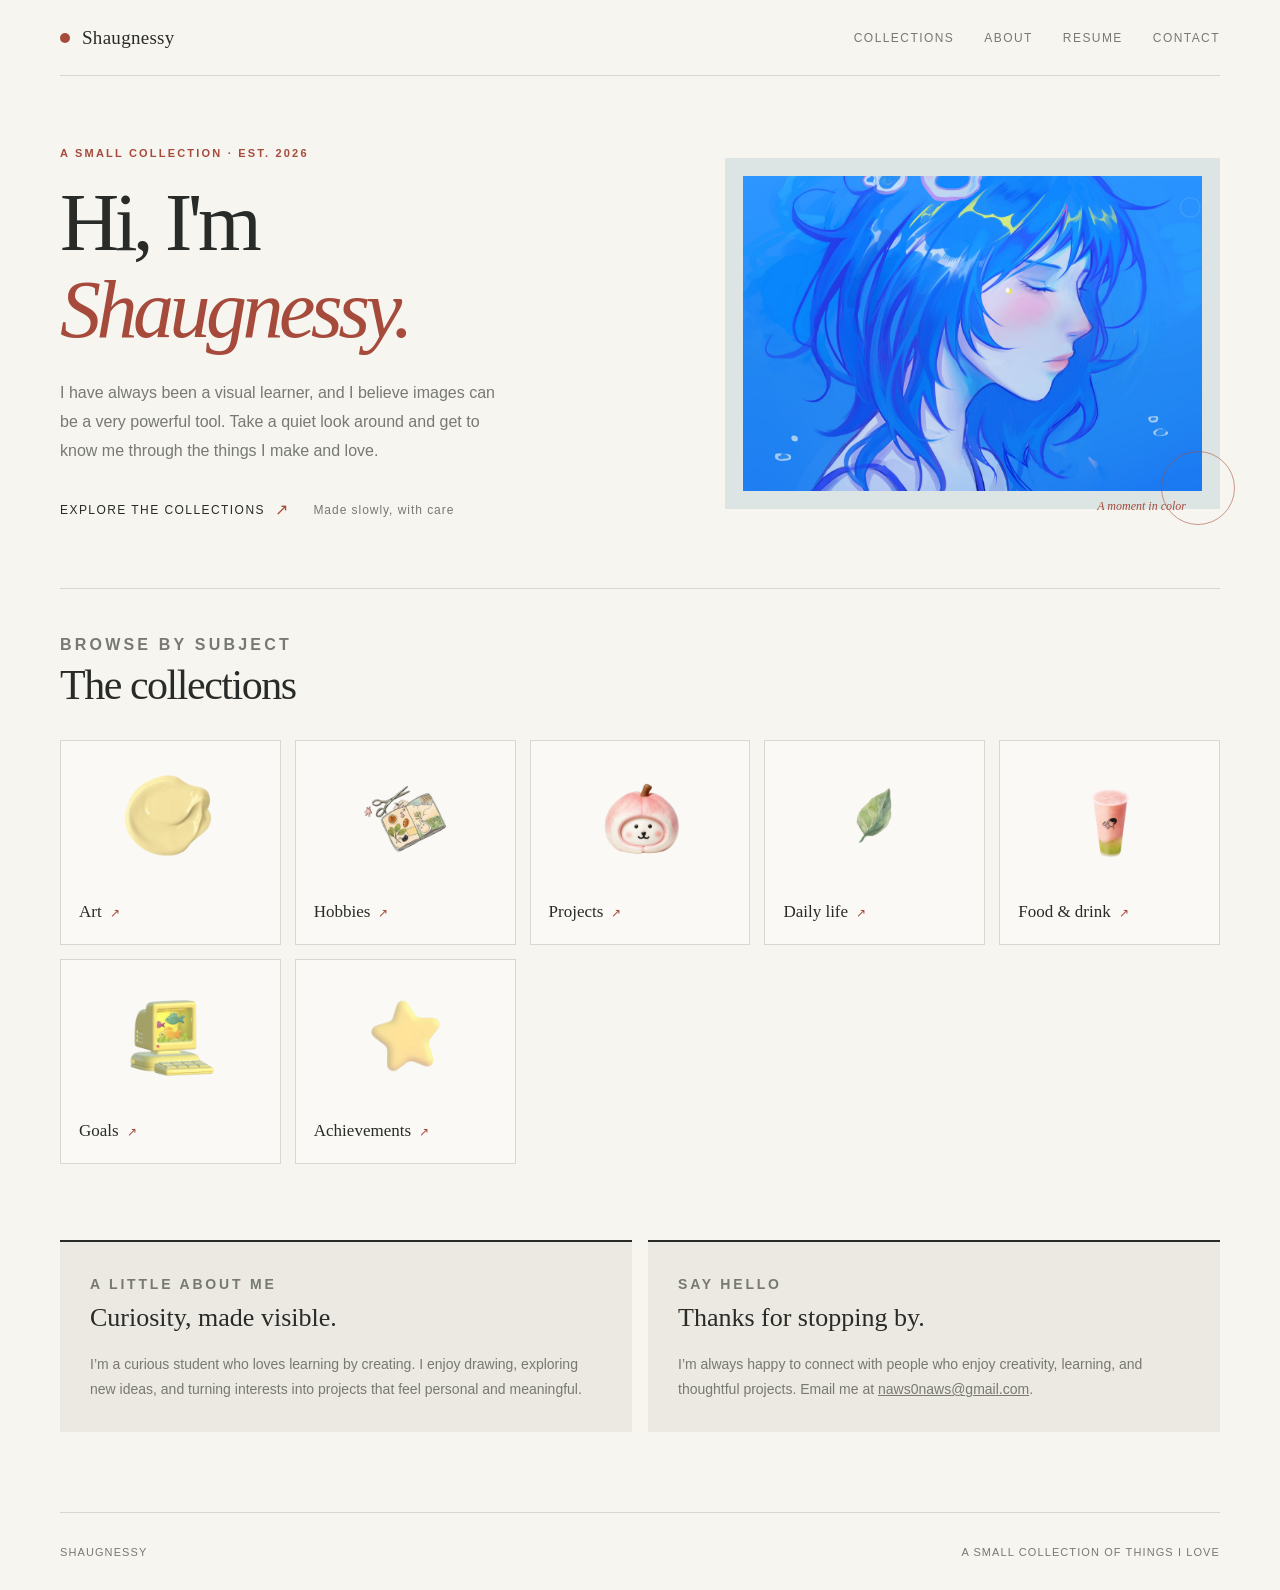
<file: index.html>
<!DOCTYPE html>
<html lang="en">
    <head>
        <meta charset="UTF-8" />
        <meta name="viewport" content="width=device-width, initial-scale=1.0" />
        <meta name="theme-color" content="#f6f5f0" />
        <meta name="description" content="A collection of Shaugnessy's art, interests, and everyday inspirations." />
        <title>Shaugnessy — A Small Collection</title>
        <link rel="stylesheet" href="shaugnessy.css" />
    </head>
    <body>
        <nav class="site-nav" aria-label="Main navigation">
            <a class="site-mark" href="index.html">Shaugnessy</a>
            <ul class="nav-links">
                <li><a href="#projects">Collections</a></li>
                <li><a href="#about">About</a></li>
                <li><a href="resume.html">Resume</a></li>
                <li><a href="#contact">Contact</a></li>
            </ul>
        </nav>

        <main>
            <section class="hero" aria-labelledby="welcome-heading">
                <div class="hero-left">
                    <p class="eyebrow">A small collection · Est. 2026</p>
                    <h1 id="welcome-heading">Hi, I'm <span>Shaugnessy.</span></h1>
                    <div class="intro">
                        <p>I have always been a visual learner, and I believe images can be a very powerful tool. Take a quiet look around and get to know me through the things I make and love.</p>
                    </div>
                    <div class="hero-actions">
                        <a class="text-link" href="#projects">Explore the collections</a>
                        <span class="hero-note">Made slowly, with care</span>
                    </div>
                </div>
                <div class="hero-art">
                    <img src="images/Illustration185.jpg" alt="A featured illustration from Shaugnessy's collection" />
                    <p class="art-caption">A moment in color</p>
                </div>
            </section>

            <section id="projects" class="home-section" aria-labelledby="collections-heading">
                <div class="section-heading">
                    <p class="section-kicker">Browse by subject</p>
                    <h2 id="collections-heading">The collections</h2>
                </div>
                <div class="gallery-icon-grid">
                    <a class="gallery-icon-card" href="art-gallery.html">
                        <img src="images/brushes.png" alt="" class="gallery-icon-image" />
                        <span class="gallery-label">Art</span>
                    </a>
                    <a class="gallery-icon-card" href="hobby-gallery.html">
                        <img src="images/lion-dance.png" alt="" class="gallery-icon-image" />
                        <span class="gallery-label">Hobbies</span>
                    </a>
                    <a class="gallery-icon-card" href="projects-gallery.html">
                        <img src="images/seal.png" alt="" class="gallery-icon-image" />
                        <span class="gallery-label">Projects</span>
                    </a>
                    <a class="gallery-icon-card" href="daily-life-gallery.html">
                        <img src="images/leaf.png" alt="" class="gallery-icon-image" />
                        <span class="gallery-label">Daily life</span>
                    </a>
                    <a class="gallery-icon-card" href="bubble-tea-gallery.html">
                        <img src="images/bubble-tea.png" alt="" class="gallery-icon-image" />
                        <span class="gallery-label">Food &amp; drink</span>
                    </a>
                    <a class="gallery-icon-card" href="goals-gallery.html">
                        <img src="images/computer-fish.png" alt="" class="gallery-icon-image" />
                        <span class="gallery-label">Goals</span>
                    </a>
                    <a class="gallery-icon-card" href="achievements-gallery.html">
                        <img src="images/star.png" alt="" class="gallery-icon-image" />
                        <span class="gallery-label">Achievements</span>
                    </a>
                </div>
            </section>

            <div class="info-wrap">
                <section id="about" class="info-panel">
                    <p class="section-kicker">A little about me</p>
                    <h2>Curiosity, made visible.</h2>
                    <p>I’m a curious student who loves learning by creating. I enjoy drawing, exploring new ideas, and turning interests into projects that feel personal and meaningful.</p>
                </section>
                <section id="contact" class="info-panel">
                    <p class="section-kicker">Say hello</p>
                    <h2>Thanks for stopping by.</h2>
                    <p>I’m always happy to connect with people who enjoy creativity, learning, and thoughtful projects. Email me at <a href="mailto:naws0naws@gmail.com">naws0naws@gmail.com</a>.</p>
                </section>
            </div>
        </main>

        <footer class="site-footer">
            <a href="index.html">Shaugnessy</a>
            <span>A small collection of things I love</span>
        </footer>
    </body>
</html>
</file>
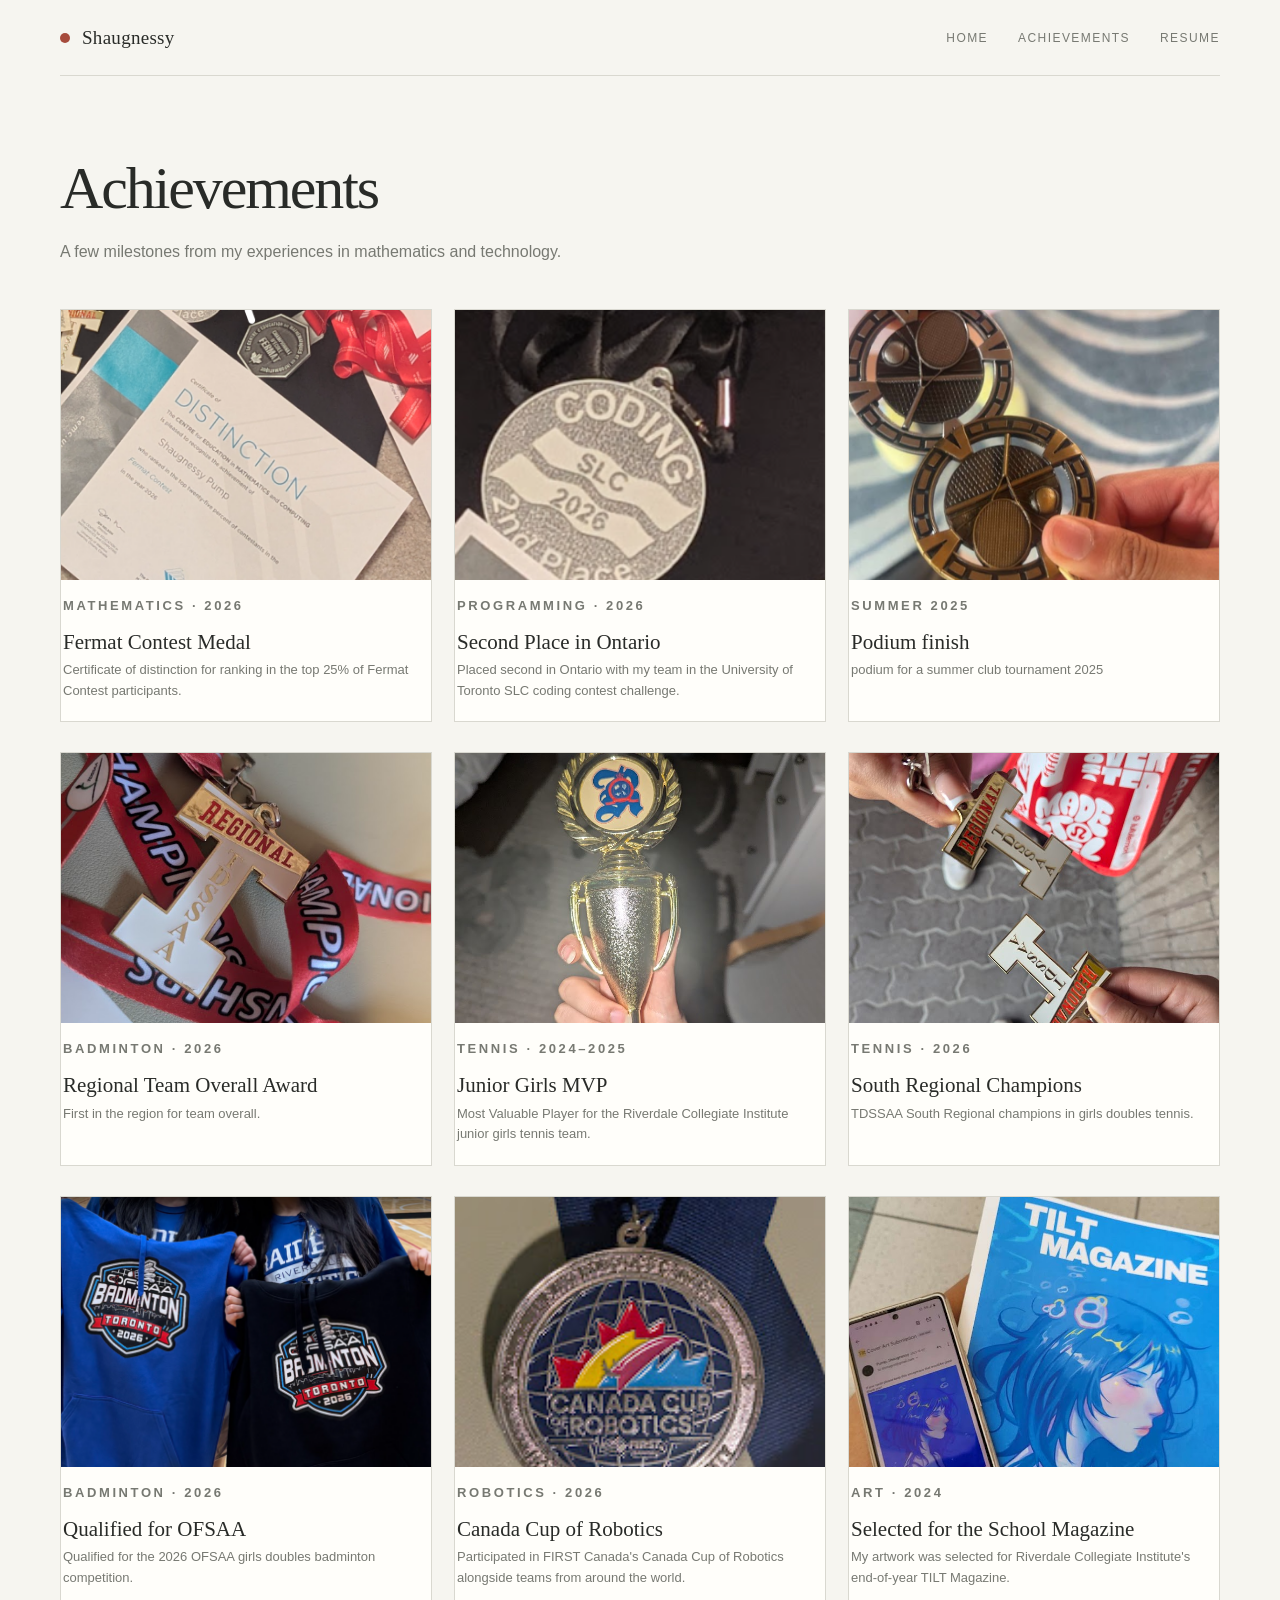
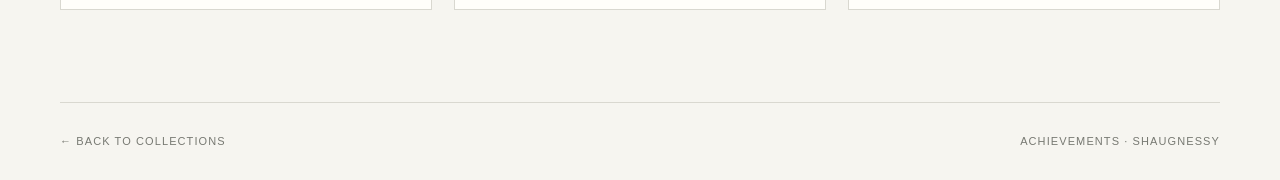
<file: achievements-gallery.html>
<!DOCTYPE html>
<html lang="en">
<head>
    <meta charset="UTF-8" />
    <meta name="viewport" content="width=device-width, initial-scale=1.0" />
    <meta name="theme-color" content="#f6f5f0" />
    <meta name="description" content="A collection of Shaugnessy's academic and technical achievements." />
    <title>Achievements — Shaugnessy</title>
    <link rel="stylesheet" href="shaugnessy.css" />
</head>
<body>
    <nav class="site-nav" aria-label="Main navigation">
        <a class="site-mark" href="index.html">Shaugnessy</a>
        <ul class="nav-links">
            <li><a href="index.html">Home</a></li>
            <li><a href="#gallery">Achievements</a></li>
            <li><a href="resume.html">Resume</a></li>
        </ul>
    </nav>

    <main id="gallery" class="gallery-page">
        <div class="section-heading">
            <h2>Achievements</h2>
            <p>A few milestones from my experiences in mathematics and technology.</p>
        </div>

        <div class="portfolio-grid">
            <article class="portfolio-card achievement-card">
                <img src="images/fermat-contest-distinction-2026.png" alt="Fermat Contest certificate of distinction for ranking in the top twenty-five percent in 2026">
                <div class="portfolio-info">
                    <p class="section-kicker">Mathematics · 2026</p>
                    <h3>Fermat Contest Medal</h3>
                    <p>Certificate of distinction for ranking in the top 25% of Fermat Contest participants.</p>
                </div>
            </article>
            <article class="portfolio-card achievement-card">
                <img src="images/slc-coding-contest-medal-2026.png" alt="SLC 2026 coding contest second-place medal">
                <div class="portfolio-info">
                    <p class="section-kicker">Programming · 2026</p>
                    <h3>Second Place in Ontario</h3>
                    <p>Placed second in Ontario with my team in the University of Toronto SLC coding contest challenge.</p>
                </div>
            </article>
            <article class="portfolio-card achievement-card">
                <img src="images/summer-club-tournament-2025.png" alt="Medals from a summer club tournament">
                <div class="portfolio-info">
                    <p class="section-kicker">Summer 2025</p>
                    <h3>Podium finish</h3>
                    <p>podium for a summer club tournament 2025</p>
                </div>
            </article>
            <article class="portfolio-card achievement-card">
                <img src="images/regional-badminton-team-award-2026.png" alt="First-place regional badminton team award medal">
                <div class="portfolio-info">
                    <p class="section-kicker">Badminton · 2026</p>
                    <h3>Regional Team Overall Award</h3>
                    <p>First in the region for team overall.</p>
                </div>
            </article>
            <article class="portfolio-card achievement-card">
                <img src="images/riverdale-junior-girls-tennis-mvp.png" alt="Trophy for junior girls fall tennis, 2024–2025">
                <div class="portfolio-info">
                    <p class="section-kicker">Tennis · 2024–2025</p>
                    <h3>Junior Girls MVP</h3>
                    <p>Most Valuable Player for the Riverdale Collegiate Institute junior girls tennis team.</p>
                </div>
            </article>
            <article class="portfolio-card achievement-card">
                <img src="images/tdssaa-south-regional-girls-doubles-2026.png" alt="Regional championship medals for girls doubles tennis">
                <div class="portfolio-info">
                    <p class="section-kicker">Tennis · 2026</p>
                    <h3>South Regional Champions</h3>
                    <p>TDSSAA South Regional champions in girls doubles tennis.</p>
                </div>
            </article>
            <article class="portfolio-card achievement-card">
                <img src="images/ofsaa-badminton-girls-doubles-2026.png" alt="OFSAA Badminton Toronto 2026 shirts held by two athletes">
                <div class="portfolio-info">
                    <p class="section-kicker">Badminton · 2026</p>
                    <h3>Qualified for OFSAA</h3>
                    <p>Qualified for the 2026 OFSAA girls doubles badminton competition.</p>
                </div>
            </article>
            <article class="portfolio-card achievement-card">
                <img src="images/canada-cup-robotics-first-canada-2026.png" alt="Canada Cup of Robotics medal">
                <div class="portfolio-info">
                    <p class="section-kicker">Robotics · 2026</p>
                    <h3>Canada Cup of Robotics</h3>
                    <p>Participated in FIRST Canada's Canada Cup of Robotics alongside teams from around the world.</p>
                </div>
            </article>
            <article class="portfolio-card achievement-card">
                <img src="images/tilt-magazine-art-selection-2024.png" alt="TILT Magazine's May 2024 issue featuring Shaugnessy's illustration">
                <div class="portfolio-info">
                    <p class="section-kicker">Art · 2024</p>
                    <h3>Selected for the School Magazine</h3>
                    <p>My artwork was selected for Riverdale Collegiate Institute's end-of-year TILT Magazine.</p>
                </div>
            </article>
        </div>
    </main>

    <footer class="site-footer">
        <a href="index.html">← Back to collections</a>
        <span>Achievements · Shaugnessy</span>
    </footer>
</body>
</html>
</file>
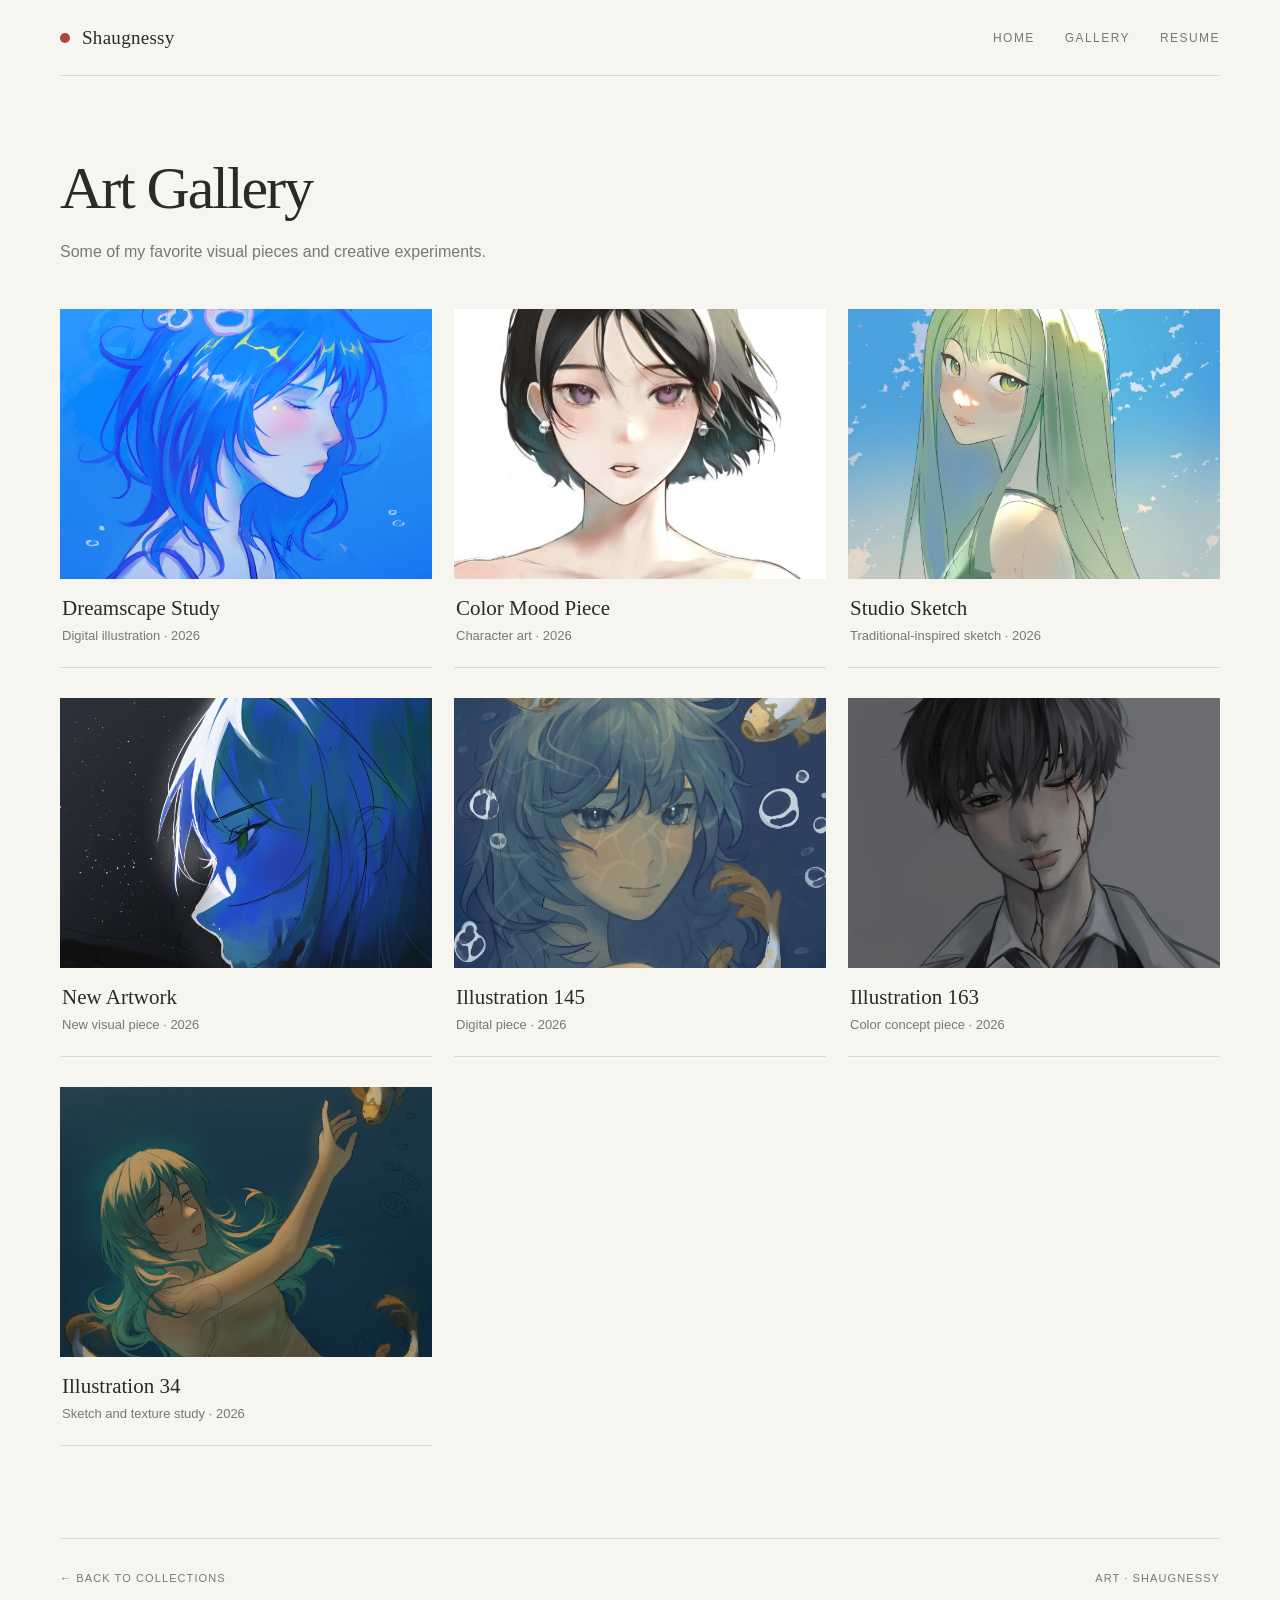
<file: art-gallery.html>
<!DOCTYPE html>
<html lang="en">
<head>
    <meta charset="UTF-8" />
    <meta name="viewport" content="width=device-width, initial-scale=1.0" />
    <title>Art Gallery</title>
    <link rel="stylesheet" href="shaugnessy.css" />
</head>
<body>
    <nav class="site-nav" aria-label="Main navigation">
        <a class="site-mark" href="index.html">Shaugnessy</a>
        <ul class="nav-links">
            <li><a href="index.html">Home</a></li>
            <li><a href="#gallery">Gallery</a></li>
            <li><a href="resume.html">Resume</a></li>
        </ul>
    </nav>

    <main id="gallery" class="gallery-page">
        <div class="section-heading">
            <h2>Art Gallery</h2>
            <p>Some of my favorite visual pieces and creative experiments.</p>
        </div>

        <div class="portfolio-grid">
            <article class="portfolio-card" data-title="Dreamscape Study" data-description="Digital illustration · 2026">
                <img src="images/Illustration185.jpg" alt="Dreamscape illustration study">
                <div class="portfolio-info">
                    <h3>Dreamscape Study</h3>
                    <p>Digital illustration · 2026</p>
                </div>
            </article>
            <article class="portfolio-card" data-title="Color Mood Piece" data-description="Character art · 2026">
                <img src="images/Screenshot 2026-04-14 180219.jpg" alt="Colorful character piece">
                <div class="portfolio-info">
                    <h3>Color Mood Piece</h3>
                    <p>Character art · 2026</p>
                </div>
            </article>
            <article class="portfolio-card" data-title="Studio Sketch" data-description="Traditional-inspired sketch · 2026">
                <img src="images/Screenshot 2026-04-14 180252.jpg" alt="Detailed sketch illustration">
                <div class="portfolio-info">
                    <h3>Studio Sketch</h3>
                    <p>Traditional-inspired sketch · 2026</p>
                </div>
            </article>
            <article class="portfolio-card" data-title="New Artwork" data-description="New visual piece · 2026">
                <img src="images/Illustration194.png" alt="New artwork piece">
                <div class="portfolio-info">
                    <h3>New Artwork</h3>
                    <p>New visual piece · 2026</p>
                </div>
            </article>
            <article class="portfolio-card" data-title="Illustration 145" data-description="Digital piece · 2026">
                <img src="images/Illustration145.png" alt="Illustration 145 artwork">
                <div class="portfolio-info">
                    <h3>Illustration 145</h3>
                    <p>Digital piece · 2026</p>
                </div>
            </article>
            <article class="portfolio-card" data-title="Illustration 163" data-description="Color concept piece · 2026">
                <img src="images/Illustration163.png" alt="Illustration 163 artwork">
                <div class="portfolio-info">
                    <h3>Illustration 163</h3>
                    <p>Color concept piece · 2026</p>
                </div>
            </article>
            <article class="portfolio-card" data-title="Illustration 34" data-description="Sketch and texture study · 2026">
                <img src="images/Illustration34.png" alt="Illustration 34 artwork">
                <div class="portfolio-info">
                    <h3>Illustration 34</h3>
                    <p>Sketch and texture study · 2026</p>
                </div>
            </article>
        </div>
    </main>

    <div class="image-modal" id="artModal" role="dialog" aria-modal="true" aria-label="Artwork preview">
        <div class="image-modal-content">
            <button class="image-modal-close" id="modalClose" aria-label="Close">×</button>
            <img id="modalImage" alt="Enlarged artwork">
            <p id="modalCaption"></p>
        </div>
    </div>

    <script>
        const artCards = document.querySelectorAll('.portfolio-card');
        const modal = document.getElementById('artModal');
        const modalImage = document.getElementById('modalImage');
        const modalCaption = document.getElementById('modalCaption');
        const modalClose = document.getElementById('modalClose');

        function openModal(card) {
            const img = card.querySelector('img');
            modalImage.src = img.src;
            modalImage.alt = img.alt;
            modalCaption.textContent = card.dataset.description || card.dataset.title || '';
            modal.classList.add('active');
            document.body.classList.add('modal-open');
        }

        function closeModal() {
            modal.classList.remove('active');
            document.body.classList.remove('modal-open');
            modalImage.removeAttribute('src');
        }

        artCards.forEach(card => {
            card.addEventListener('click', () => openModal(card));
        });

        modalClose.addEventListener('click', closeModal);
        modal.addEventListener('click', (event) => {
            if (event.target === modal) {
                closeModal();
            }
        });
        document.addEventListener('keydown', (event) => {
            if (event.key === 'Escape' && modal.classList.contains('active')) {
                closeModal();
            }
        });
    </script>
    <footer class="site-footer">
        <a href="index.html">← Back to collections</a>
        <span>Art · Shaugnessy</span>
    </footer>
</body>
</html>
</file>
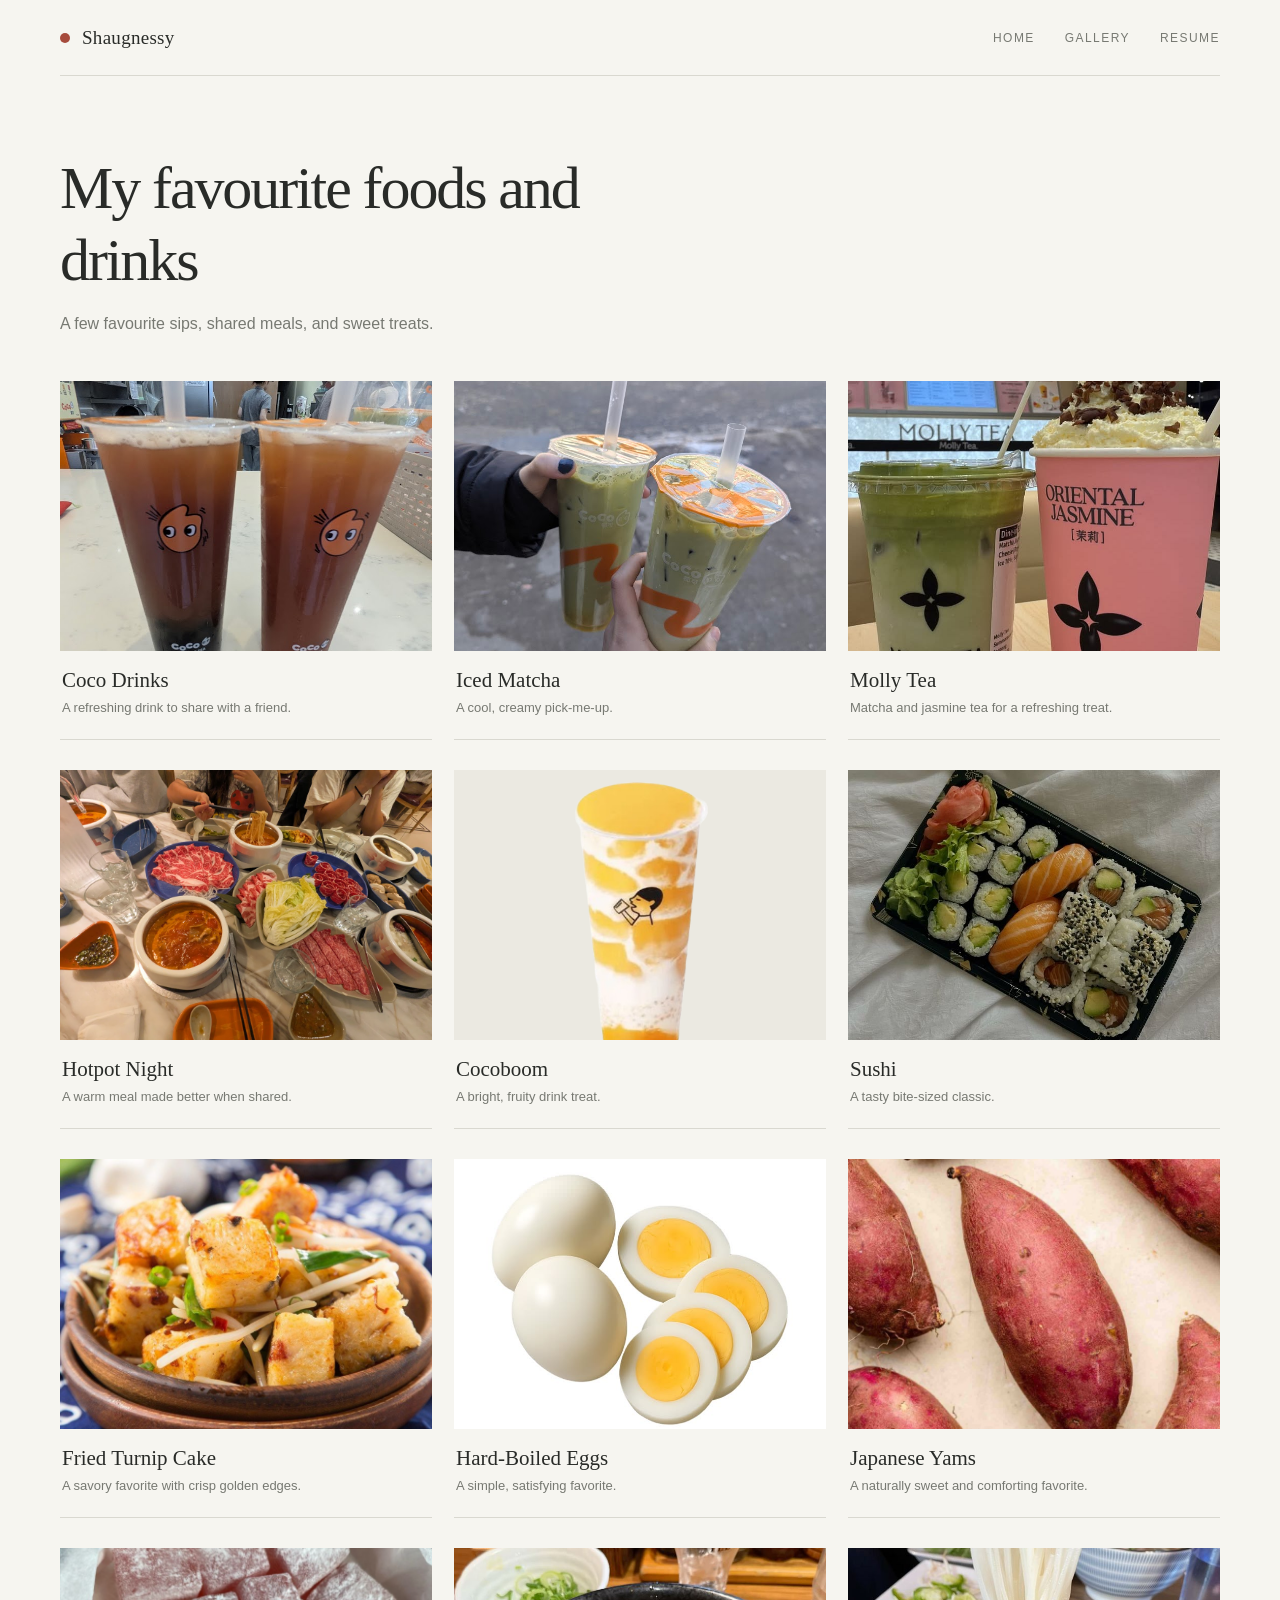
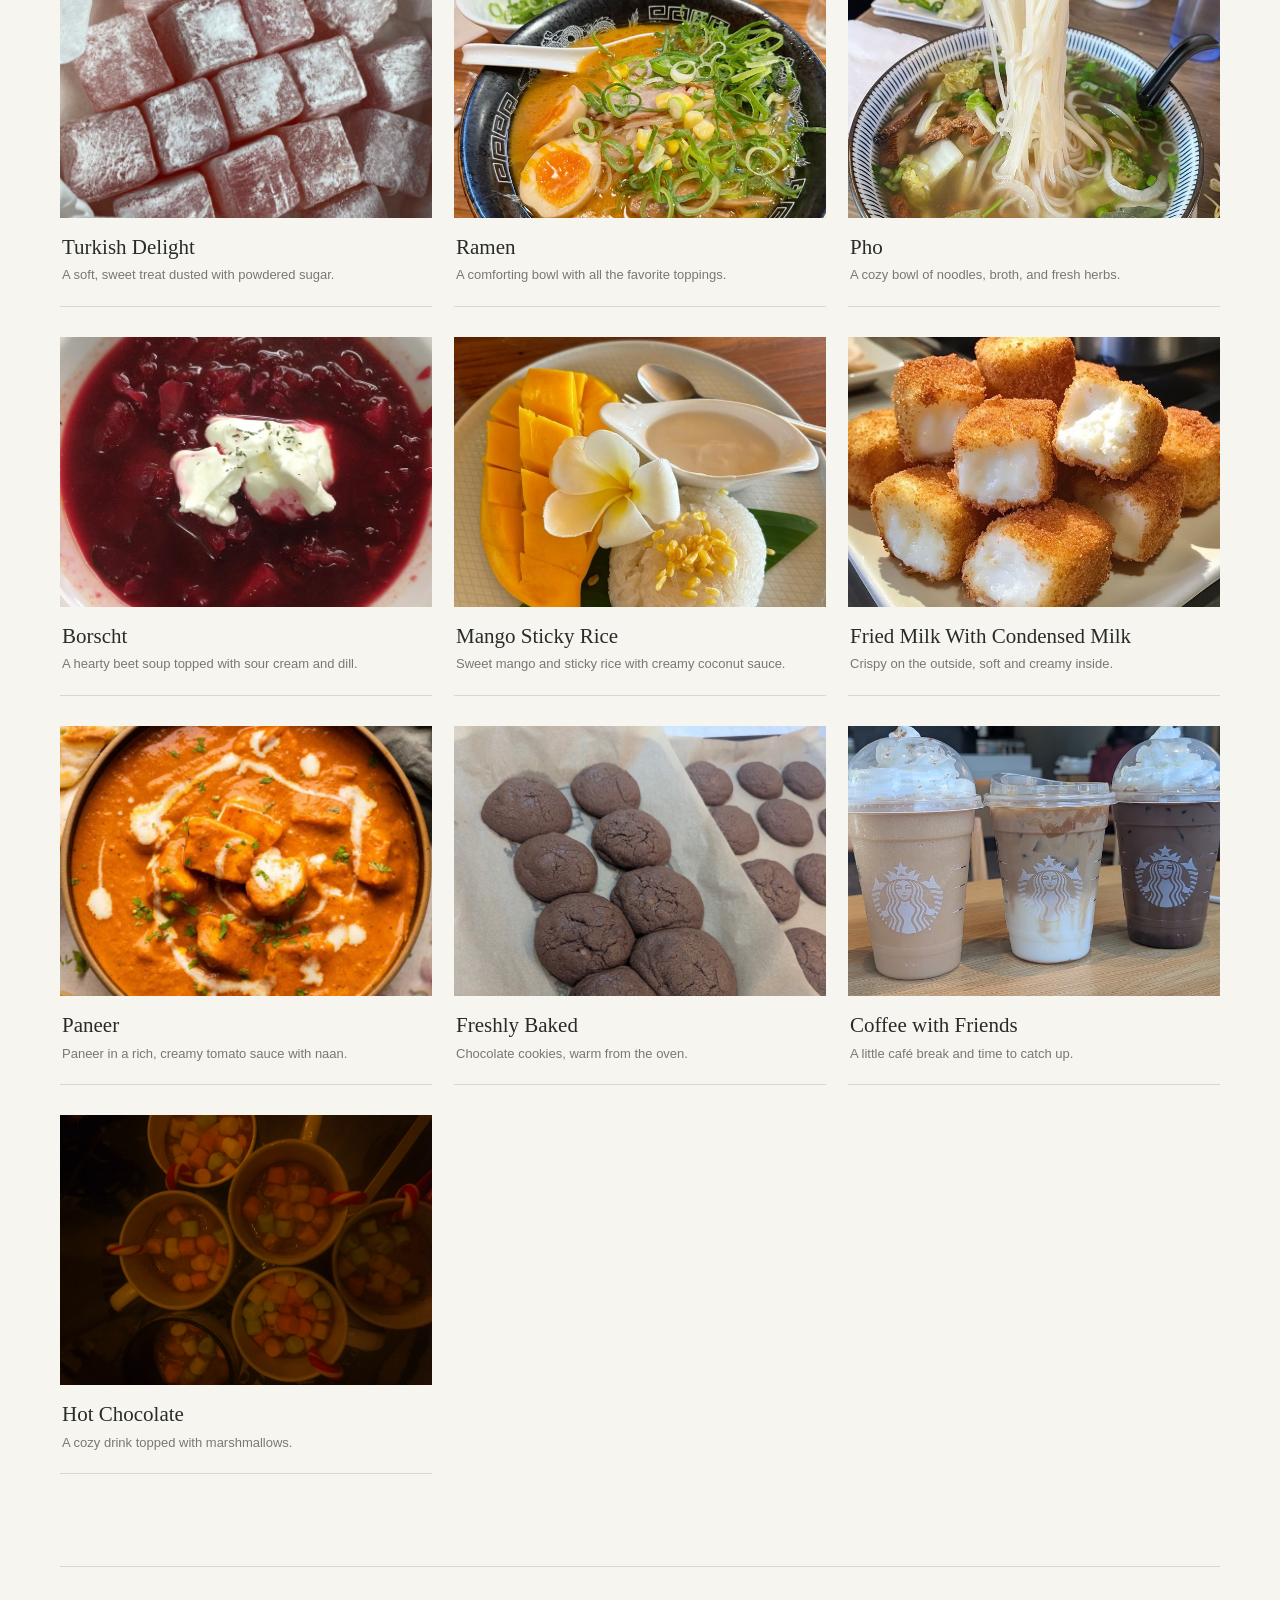
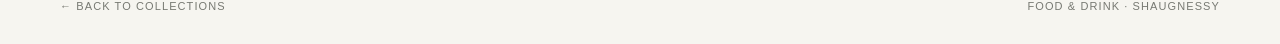
<file: bubble-tea-gallery.html>
<!DOCTYPE html>
<html lang="en">
<head>
    <meta charset="UTF-8" />
    <meta name="viewport" content="width=device-width, initial-scale=1.0" />
    <title>Favourite Foods and Drinks</title>
    <link rel="stylesheet" href="shaugnessy.css" />
</head>
<body>
    <nav class="site-nav" aria-label="Main navigation">
        <a class="site-mark" href="index.html">Shaugnessy</a>
        <ul class="nav-links">
            <li><a href="index.html">Home</a></li>
            <li><a href="#gallery">Gallery</a></li>
            <li><a href="resume.html">Resume</a></li>
        </ul>
    </nav>

    <main id="gallery" class="gallery-page">
        <div class="section-heading">
            <h2>My favourite foods and drinks</h2>
            <p>A few favourite sips, shared meals, and sweet treats.</p>
        </div>

        <div class="portfolio-grid">
            <article class="portfolio-card">
                <img src="images/daily-life-coco-drinks.png" alt="Two iced Coco drinks">
                <div class="portfolio-info">
                    <h3>Coco Drinks</h3>
                    <p>A refreshing drink to share with a friend.</p>
                </div>
            </article>
            <article class="portfolio-card">
                <img src="images/daily-life-matcha.png" alt="Two iced matcha drinks">
                <div class="portfolio-info">
                    <h3>Iced Matcha</h3>
                    <p>A cool, creamy pick-me-up.</p>
                </div>
            </article>
            <article class="portfolio-card">
                <img src="images/molly-tea.png" alt="Iced matcha and jasmine milk tea drinks from Molly Tea">
                <div class="portfolio-info">
                    <h3>Molly Tea</h3>
                    <p>Matcha and jasmine tea for a refreshing treat.</p>
                </div>
            </article>
            <article class="portfolio-card">
                <img src="images/daily-life-hotpot-dinner.png" alt="A table set for a shared hotpot dinner">
                <div class="portfolio-info">
                    <h3>Hotpot Night</h3>
                    <p>A warm meal made better when shared.</p>
                </div>
            </article>
            <article class="portfolio-card">
                <img src="images/cocoboom.png" alt="Cocoboom drink">
                <div class="portfolio-info">
                    <h3>Cocoboom</h3>
                    <p>A bright, fruity drink treat.</p>
                </div>
            </article>
            <article class="portfolio-card">
                <img src="images/sushi-photo.png" alt="A tray of sushi rolls and salmon nigiri">
                <div class="portfolio-info">
                    <h3>Sushi</h3>
                    <p>A tasty bite-sized classic.</p>
                </div>
            </article>
            <article class="portfolio-card">
                <img src="images/fried-turnip-cake.png" alt="Pan-fried turnip cake pieces with bean sprouts and green onions">
                <div class="portfolio-info">
                    <h3>Fried Turnip Cake</h3>
                    <p>A savory favorite with crisp golden edges.</p>
                </div>
            </article>
            <article class="portfolio-card">
                <img src="images/hard-boiled-eggs.png" alt="Hard-boiled eggs, whole and sliced to show their yolks">
                <div class="portfolio-info">
                    <h3>Hard-Boiled Eggs</h3>
                    <p>A simple, satisfying favorite.</p>
                </div>
            </article>
            <article class="portfolio-card">
                <img src="images/japanese-yams.png" alt="Japanese yams with reddish-purple skin">
                <div class="portfolio-info">
                    <h3>Japanese Yams</h3>
                    <p>A naturally sweet and comforting favorite.</p>
                </div>
            </article>
            <article class="portfolio-card">
                <img src="images/turkish-delight.png" alt="Powdered Turkish delight pieces arranged in a box">
                <div class="portfolio-info">
                    <h3>Turkish Delight</h3>
                    <p>A soft, sweet treat dusted with powdered sugar.</p>
                </div>
            </article>
            <article class="portfolio-card">
                <img src="images/ramen.png" alt="A bowl of ramen topped with sliced egg, corn, bamboo shoots, and green onions">
                <div class="portfolio-info">
                    <h3>Ramen</h3>
                    <p>A comforting bowl with all the favorite toppings.</p>
                </div>
            </article>
            <article class="portfolio-card">
                <img src="images/pho.png" alt="A bowl of pho with rice noodles, broth, herbs, and vegetables">
                <div class="portfolio-info">
                    <h3>Pho</h3>
                    <p>A cozy bowl of noodles, broth, and fresh herbs.</p>
                </div>
            </article>
            <article class="portfolio-card">
                <img src="images/borscht.png" alt="A bowl of deep red borscht topped with sour cream and dill">
                <div class="portfolio-info">
                    <h3>Borscht</h3>
                    <p>A hearty beet soup topped with sour cream and dill.</p>
                </div>
            </article>
            <article class="portfolio-card">
                <img src="images/mango-sticky-rice.png" alt="Mango sticky rice with coconut cream and golden mung beans">
                <div class="portfolio-info">
                    <h3>Mango Sticky Rice</h3>
                    <p>Sweet mango and sticky rice with creamy coconut sauce.</p>
                </div>
            </article>
            <article class="portfolio-card">
                <img src="images/fried-milk-condensed-milk.png" alt="Golden fried milk cubes served with condensed milk">
                <div class="portfolio-info">
                    <h3>Fried Milk With Condensed Milk</h3>
                    <p>Crispy on the outside, soft and creamy inside.</p>
                </div>
            </article>
            <article class="portfolio-card">
                <img src="images/paneer.png" alt="Paneer curry in a creamy tomato sauce served with naan">
                <div class="portfolio-info">
                    <h3>Paneer</h3>
                    <p>Paneer in a rich, creamy tomato sauce with naan.</p>
                </div>
            </article>
            <article class="portfolio-card">
                <img src="images/daily-life-cookies.png" alt="Freshly baked chocolate cookies on trays">
                <div class="portfolio-info">
                    <h3>Freshly Baked</h3>
                    <p>Chocolate cookies, warm from the oven.</p>
                </div>
            </article>
            <article class="portfolio-card">
                <img src="images/daily-life-coffee-with-friends.png" alt="Three coffee drinks on a table">
                <div class="portfolio-info">
                    <h3>Coffee with Friends</h3>
                    <p>A little café break and time to catch up.</p>
                </div>
            </article>
            <article class="portfolio-card">
                <img src="images/daily-life-marshmallows.png" alt="Mugs of hot chocolate topped with marshmallows">
                <div class="portfolio-info">
                    <h3>Hot Chocolate</h3>
                    <p>A cozy drink topped with marshmallows.</p>
                </div>
            </article>
        </div>
    </main>
    <footer class="site-footer">
        <a href="index.html">← Back to collections</a>
        <span>Food &amp; drink · Shaugnessy</span>
    </footer>
</body>
</html>
</file>
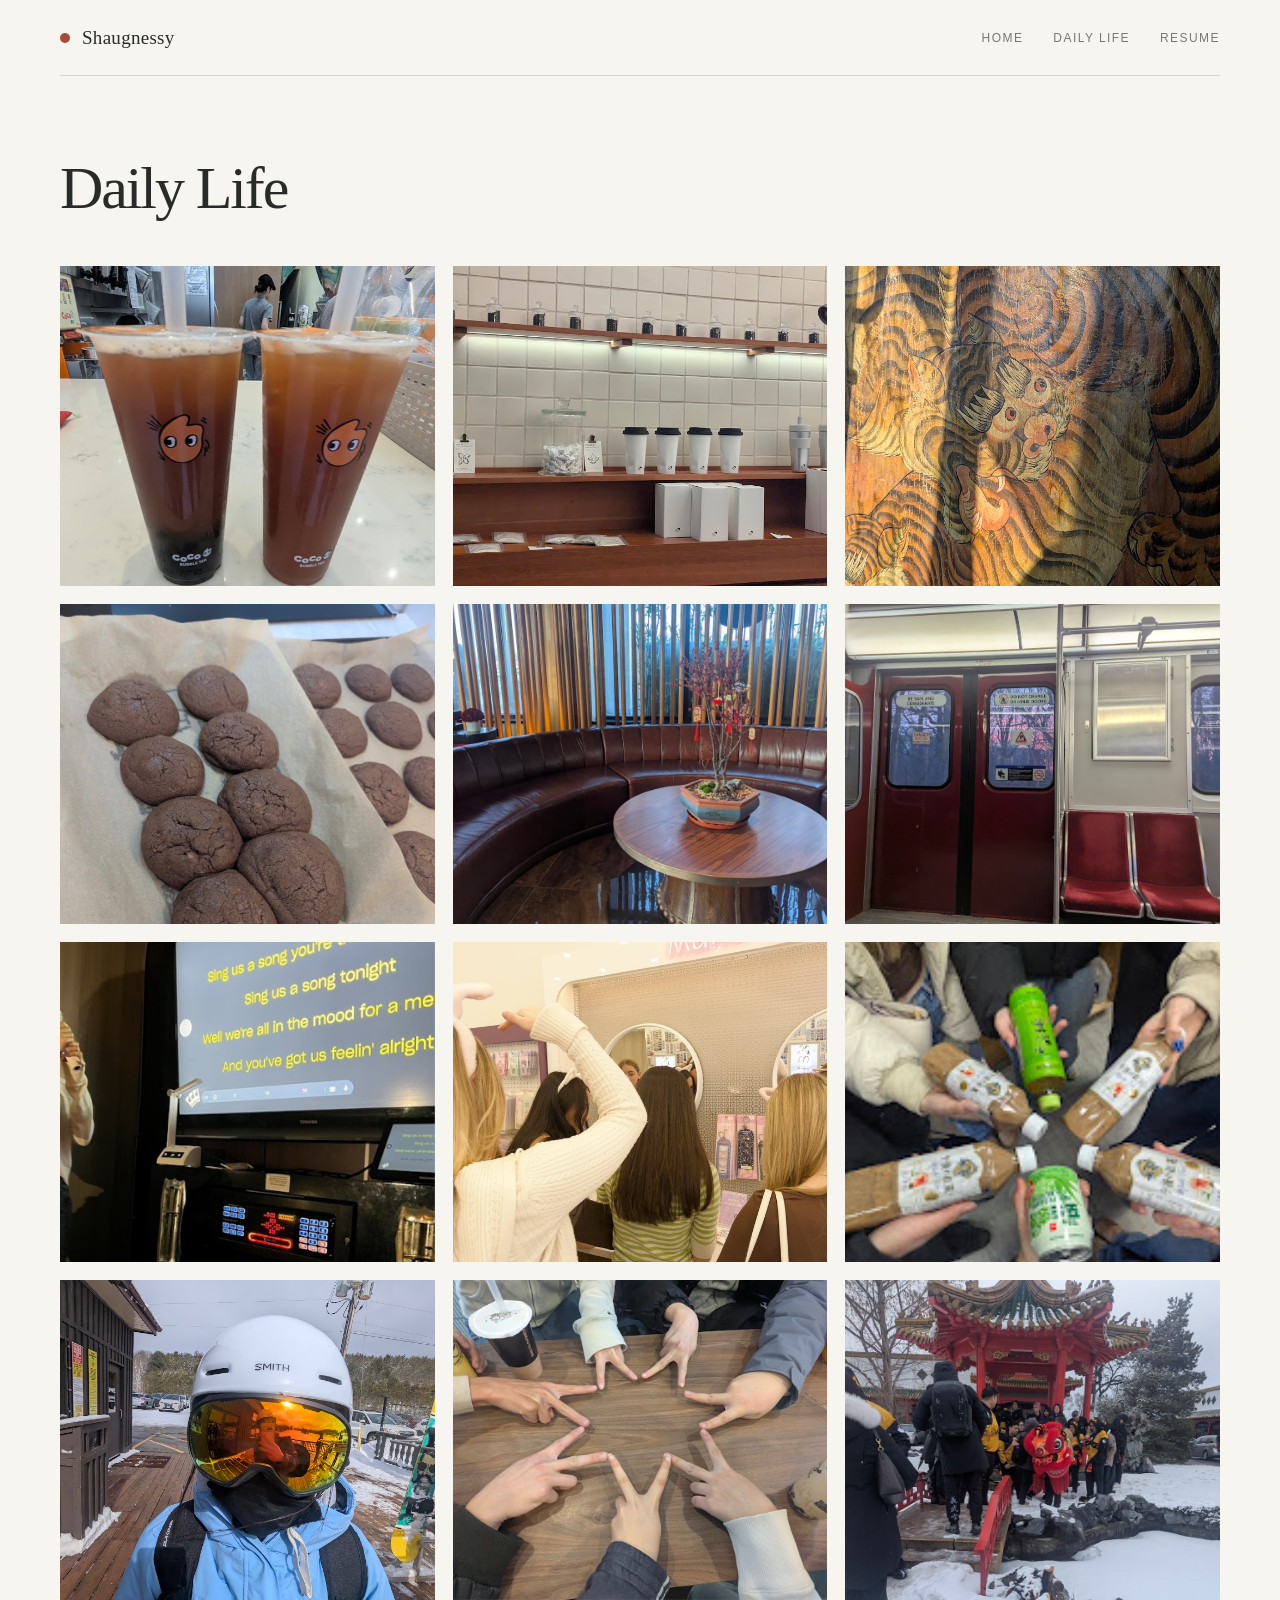
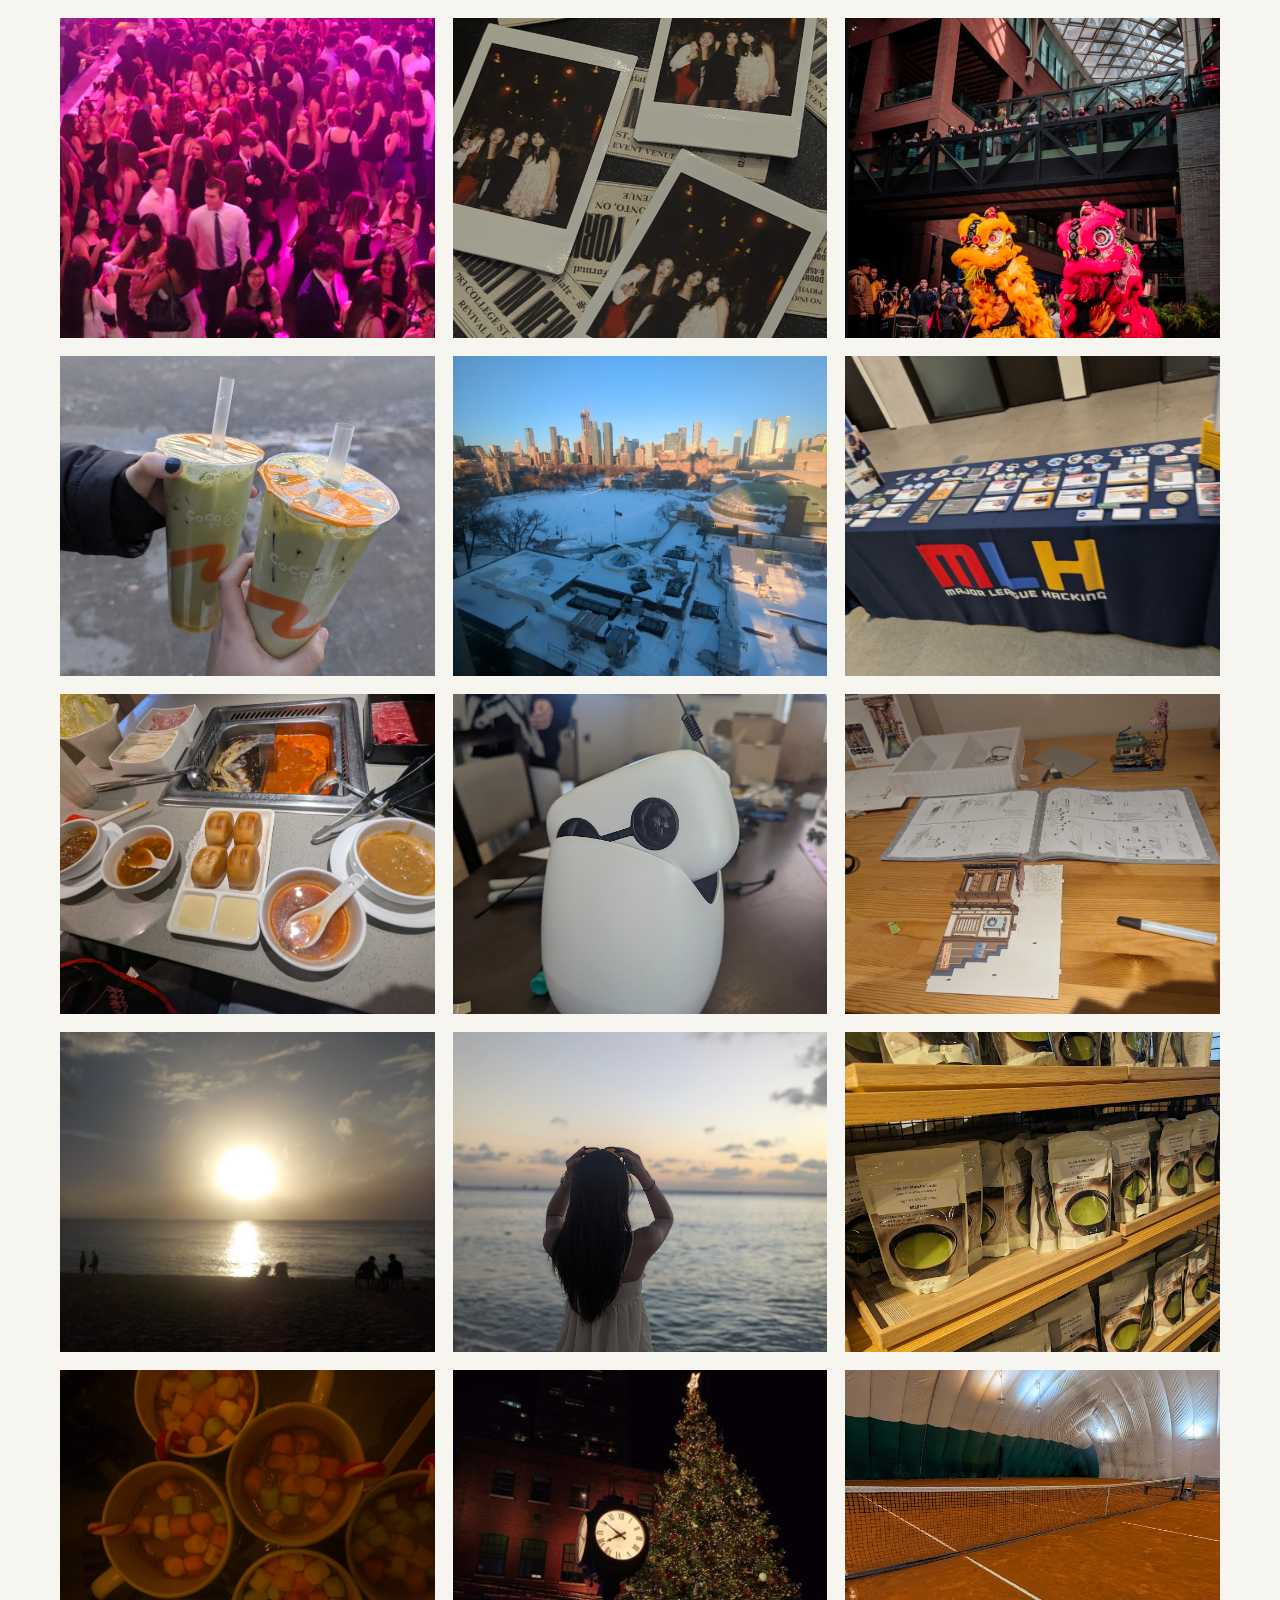
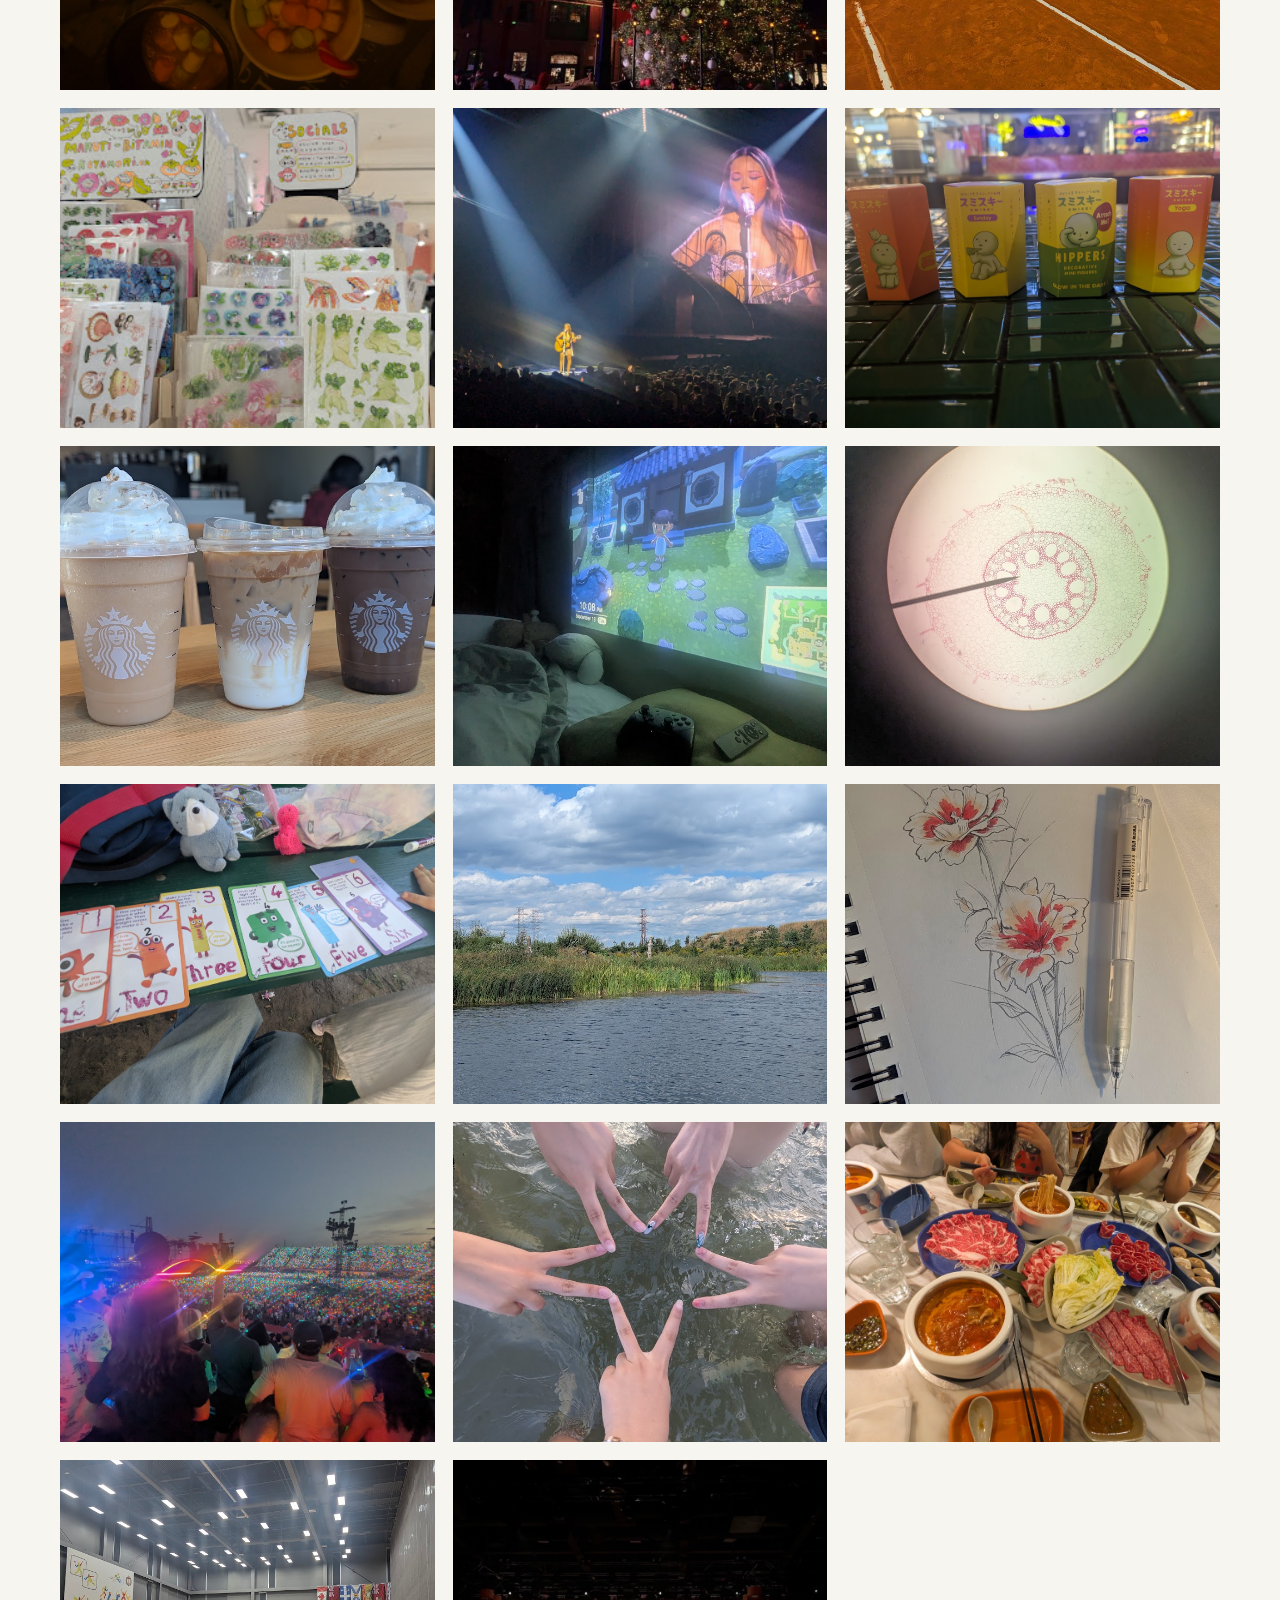
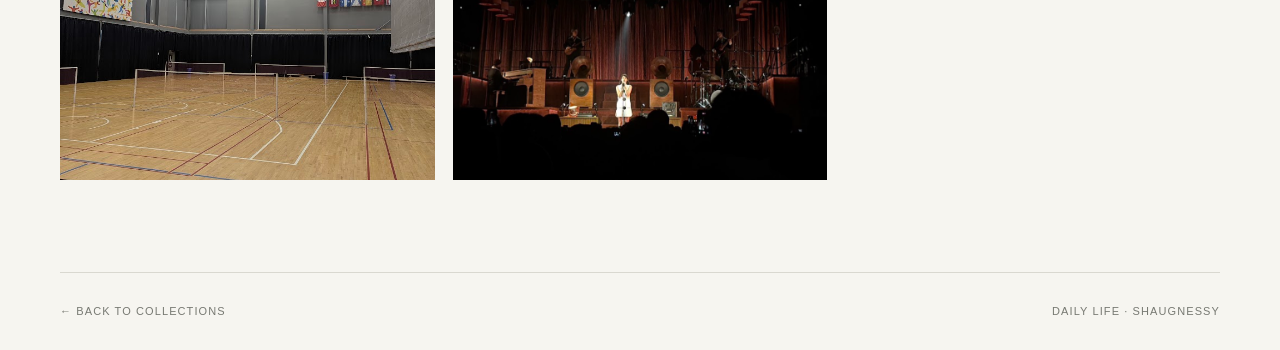
<file: daily-life-gallery.html>
<!DOCTYPE html>
<html lang="en">
<head>
    <meta charset="UTF-8" />
    <meta name="viewport" content="width=device-width, initial-scale=1.0" />
    <meta name="theme-color" content="#f6f5f0" />
    <meta name="description" content="Everyday moments and small things Shaugnessy wants to remember." />
    <title>Daily Life — Shaugnessy</title>
    <link rel="stylesheet" href="shaugnessy.css" />
</head>
<body>
    <nav class="site-nav" aria-label="Main navigation">
        <a class="site-mark" href="index.html">Shaugnessy</a>
        <ul class="nav-links">
            <li><a href="index.html">Home</a></li>
            <li><a href="#gallery">Daily life</a></li>
            <li><a href="resume.html">Resume</a></li>
        </ul>
    </nav>

    <main id="gallery" class="gallery-page">
        <div class="section-heading">
            <h2>Daily Life</h2>
        </div>

        <div class="daily-life-grid" aria-label="Daily life photos">
            <img src="images/daily-life-coco-drinks.png" alt="Two Coco bubble tea drinks" />
            <img src="images/daily-life-cafe.png" alt="A quiet cafe counter with cups and jars" />
            <img src="images/daily-life-mural.png" alt="A warmly lit mural of a mythical creature" />
            <img src="images/daily-life-cookies.png" alt="Freshly baked chocolate cookies on trays" />
            <img src="images/daily-life-bonsai.png" alt="A small decorated tree on a cafe table" />
            <img src="images/daily-life-subway.png" alt="Inside a subway car at dusk" />
            <img src="images/daily-life-karaoke.png" alt="A karaoke screen and music controls" />
            <img src="images/daily-life-makeup-store.png" alt="Browsing products in a makeup store" />
            <img src="images/daily-life-drinks-with-friends.png" alt="Friends bringing their drinks together for a toast" />
            <img src="images/daily-life-skiing.png" alt="A snowy day at the ski hill" />
            <img src="images/daily-life-friends-hands.png" alt="Friends making a star shape with their hands" />
            <img src="images/daily-life-lion-dance-temple.png" alt="A lion dance group at a temple in winter" />
            <img src="images/daily-life-party.png" alt="A lively evening gathering with friends" />
            <img src="images/daily-life-photo-booth.png" alt="Photo booth pictures from an evening out" />
            <img src="images/daily-life-lion-dance-performance.png" alt="Two colorful lion dance costumes performing" />
            <img src="images/daily-life-matcha.png" alt="Two iced matcha drinks" />
            <img src="images/daily-life-winter-city.png" alt="A snowy cityscape in winter sunlight" />
            <img src="images/daily-life-hackathon-showcase.png" alt="A table of projects at a hackathon showcase" />
            <img src="images/daily-life-hotpot.png" alt="A hotpot meal with assorted dipping sauces" />
            <img src="images/daily-life-robot.png" alt="A small white robot on a table" />
            <img src="images/daily-life-architecture-build.png" alt="An architectural model being assembled on a worktable" />
            <img src="images/daily-life-beach-sunset.png" alt="Sunset over the ocean" />
            <img src="images/daily-life-beach-evening.png" alt="A person looking out at the ocean at dusk" />
            <img src="images/daily-life-matcha-shopping.png" alt="Matcha drinks displayed on store shelves" />
            <img src="images/daily-life-marshmallows.png" alt="Mugs of hot chocolate topped with marshmallows" />
            <img src="images/daily-life-holiday-tree.png" alt="A decorated holiday tree beside a city clock at night" />
            <img src="images/daily-life-indoor-tennis.png" alt="An indoor clay tennis court" />
            <img src="images/daily-life-sticker-shop.png" alt="Colorful illustrated stickers and stationery in a shop" />
            <img src="images/daily-life-concert-singer.png" alt="A singer performing on stage at a concert" />
            <img src="images/daily-life-collectible-figures.png" alt="Small collectible figures displayed on a tiled table" />
            <img src="images/daily-life-coffee-with-friends.png" alt="Three coffee drinks on a table" />
            <img src="images/daily-life-animal-crossing.png" alt="A cozy room with a game projected on the wall" />
            <img src="images/daily-life-microscope.png" alt="A plant tissue sample viewed through a microscope" />
            <img src="images/daily-life-number-cards.png" alt="Number learning cards laid out on a bench" />
            <img src="images/daily-life-river.png" alt="A river bordered by grasses under a cloudy sky" />
            <img src="images/daily-life-flower-sketch.png" alt="A sketch of flowers beside a pen" />
            <img src="images/daily-life-stadium-concert.png" alt="A packed stadium lit by colorful concert lights" />
            <img src="images/daily-life-friends-water.png" alt="Friends making a star shape with their hands in the water" />
            <img src="images/daily-life-hotpot-dinner.png" alt="A shared hotpot dinner with vegetables and sliced meat" />
            <img src="images/badminton-court.png" alt="An indoor badminton court with clean, polished wood flooring" />
            <img src="images/live-music-performance.png" alt="A band performing on a dark stage in a live venue" />
        </div>
    </main>

    <footer class="site-footer">
        <a href="index.html">← Back to collections</a>
        <span>Daily life · Shaugnessy</span>
    </footer>
</body>
</html>
</file>
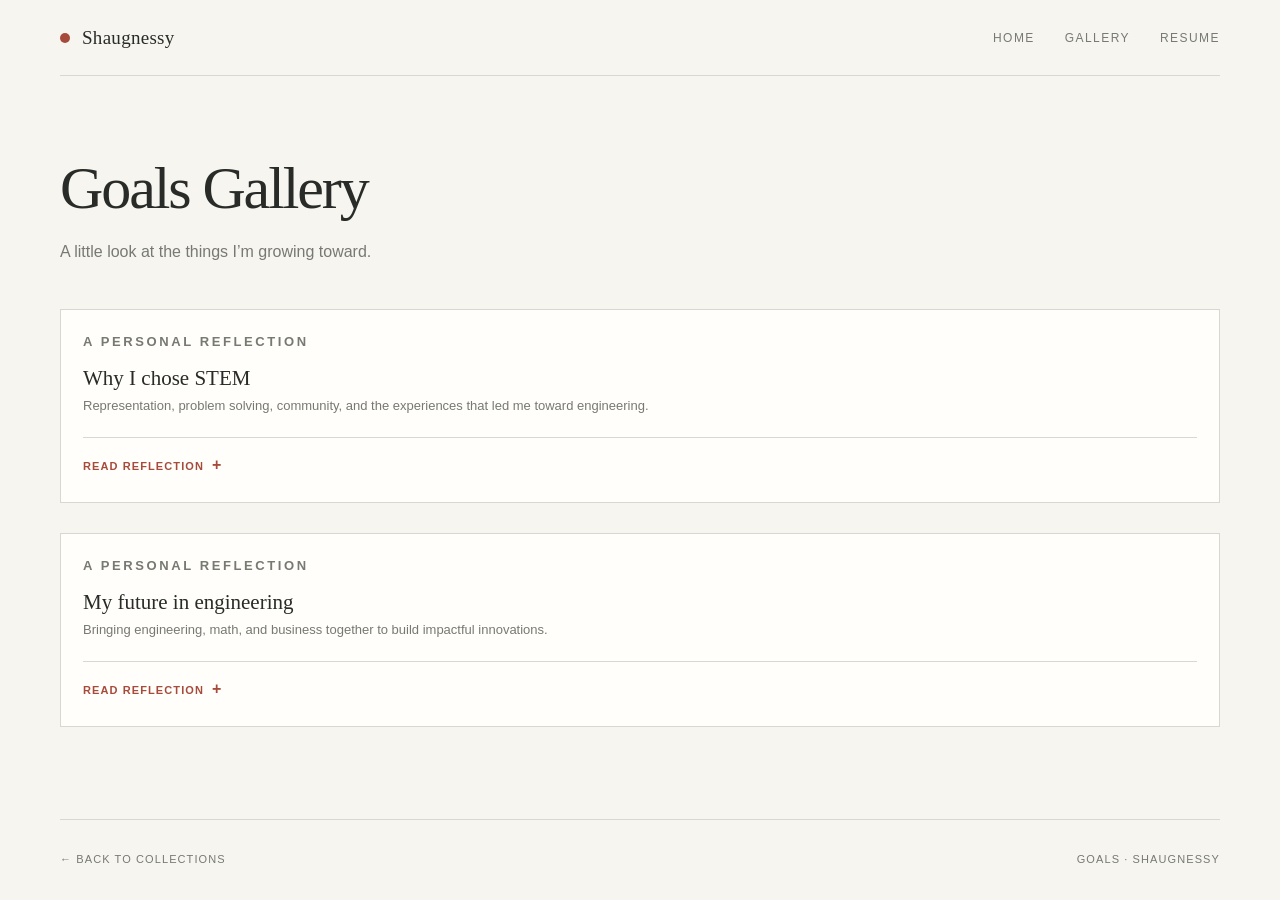
<file: goals-gallery.html>
<!DOCTYPE html>
<html lang="en">
<head>
    <meta charset="UTF-8" />
    <meta name="viewport" content="width=device-width, initial-scale=1.0" />
    <title>Goals Gallery</title>
    <link rel="stylesheet" href="shaugnessy.css" />
</head>
<body>
    <nav class="site-nav" aria-label="Main navigation">
        <a class="site-mark" href="index.html">Shaugnessy</a>
        <ul class="nav-links">
            <li><a href="index.html">Home</a></li>
            <li><a href="#gallery">Gallery</a></li>
            <li><a href="resume.html">Resume</a></li>
        </ul>
    </nav>

    <main id="gallery" class="gallery-page">
        <div class="section-heading">
            <h2>Goals Gallery</h2>
            <p>A little look at the things I’m growing toward.</p>
        </div>

        <div class="portfolio-grid">
            <article class="portfolio-card hobby-story-card">
                <div class="portfolio-info">
                    <p class="section-kicker">A personal reflection</p>
                    <h3>Why I chose STEM</h3>
                    <p>Representation, problem solving, community, and the experiences that led me toward engineering.</p>
                    <details class="hobby-story-details">
                        <summary>Read reflection</summary>
                        <div class="essay-copy">
                            <p>As a female-identifying individual interested in engineering, maths, and technology, I have long noticed the lack of representation in STEM spaces. It is upsetting to see this trend continue, despite society's many efforts to remove barriers for women in STEM. Throughout the many clubs and activities I have participated in, I was consistently surrounded by an astonishingly male-dominated populace, and it disappoints me to see the lack of diversity in the community. In an effort to fix this issue, I currently promote resources and opportunities to the younger generation of women in my community, and I sincerely hope they can discover the joys of STEM.</p>

                            <p>A recent instance of my efforts can be seen in my efforts to promote math to the new students entering my high school via social media and at school information events. During the grade 9 orientation, I volunteered to give tours of the school, ensuring I pointed out the Math Contests and special opportunities along the way to inspire my younger female peers. I have also created a math club to further mentor and inspire other students, which I promote through social media. Even in my part time job, I ensure that the pre-teen girl I have been hired to tutor develops confidence in STEM. We talk of designing cars together in the future, developing solutions to the issues she points out, or simply pursuing her interest in problem solving.</p>

                            <p>I am extremely passionate about problem solving and mathematics. I have always loved learning about the relationships of numbers in school as a kid, but my true passion began with a Waterloo math contest in grade 7. I believe since then, I've participated in almost every single math competition available to me from my school. The questions on these contests were nothing like the ones in class, and they required a whole new type of thinking that I fell in love with. Connecting basic concepts together to uncover a deeper relationship is so extremely satisfying it's almost addicting.</p>

                            <p>Through the CTMC collaborative Waterloo math contest, I met a group of friends who inspire and drive me today. Every new contest, we would have a friendly competition to see who could medal for each contest. My first medal, on the Fermat, felt amazing, but once I finally achieved my goal of coming top in the school, I realised I had been aiming too low, and I hoped to learn even more. I'm sure my friends felt the same. Our passion began to grow, leading to our research in mathematics, and eventually, I pitched the idea of a math club to the group. Together, we co-founded the club, and provided other students a space to learn while designating a time to consistently practice deep thinking and mathematics. Presently, we are bringing more opportunities to our school such as the COMC or the AMC math contests, and inspiring more students to challenge themselves.</p>

                            <p>I would love to join a post secondary engineering program, as I have a strong love for STEM and creating things. I have always known I would go into a math-based post-secondary program. However, it wasn't until I participated in a hackathon at the University of Toronto, namely UTRA Hacks, that I got exposure to working in an engineering team and decided to pursue an educational path that could allow me to explore this. At this two-day event, I worked tirelessly with a team from my school to engineer and program a robot that could complete a complex race course. Despite being one of the only high-school participants, our team managed to surpass the progress of many others. However, the experience also taught me crucial lessons and gave me respect for the engineering process.</p>

                            <p>The year after UTRA Hacks, I joined my school's robotics club and accompanied our FTC team 22664 at the Canadian Cup, an international robotics competition. I am currently leading programming in my team in the club this year, and I will be competing at the FTC events. Programming and technology has been another large part of my life, as I’ve worked on many personal projects such as a custom Iron Man Arc Reactor halloween costume to practice soldering, or personal websites to practice front end development and design. I have also applied my programming knowledge to assist my team in University of Toronto’s SLC coding contest challenge this year, and we won second place in Ontario. Technology is the gateway to creativity, and I look forward to working on new projects, and exploring my STEM career!</p>
                        </div>
                    </details>
                </div>
            </article>
            <article class="portfolio-card hobby-story-card">
                <div class="portfolio-info">
                    <p class="section-kicker">A personal reflection</p>
                    <h3>My future in engineering</h3>
                    <p>Bringing engineering, math, and business together to build impactful innovations.</p>
                    <details class="hobby-story-details">
                        <summary>Read reflection</summary>
                        <div class="essay-copy">
                            <p>My primary goal is to combine engineering, math, and business to build impactful innovations. My passion sparked through hackathons, where I got early exposure to rapid prototyping and a deep respect for the engineering lifecycle. This inspired me to join my school's robotics club, where I currently lead programming in my team, managing software logic and systems integration. Attending last year’s Canada Cup FTC robotics competition gave me a firsthand look at advanced system design from various international teams, and I currently integrate these insights into my robotics work. My ideal future career reflects this, as I find overseeing projects and systems design extremely intriguing. I have consulted my mom, who works as a VP in IT, about my goals, and she has given me guidance, encouraging me to think ahead to the rapidly-changing career landscape and artificial intelligence progressions.</p>
                        </div>
                    </details>
                </div>
            </article>
        </div>
    </main>
    <footer class="site-footer">
        <a href="index.html">← Back to collections</a>
        <span>Goals · Shaugnessy</span>
    </footer>
</body>
</html>
</file>
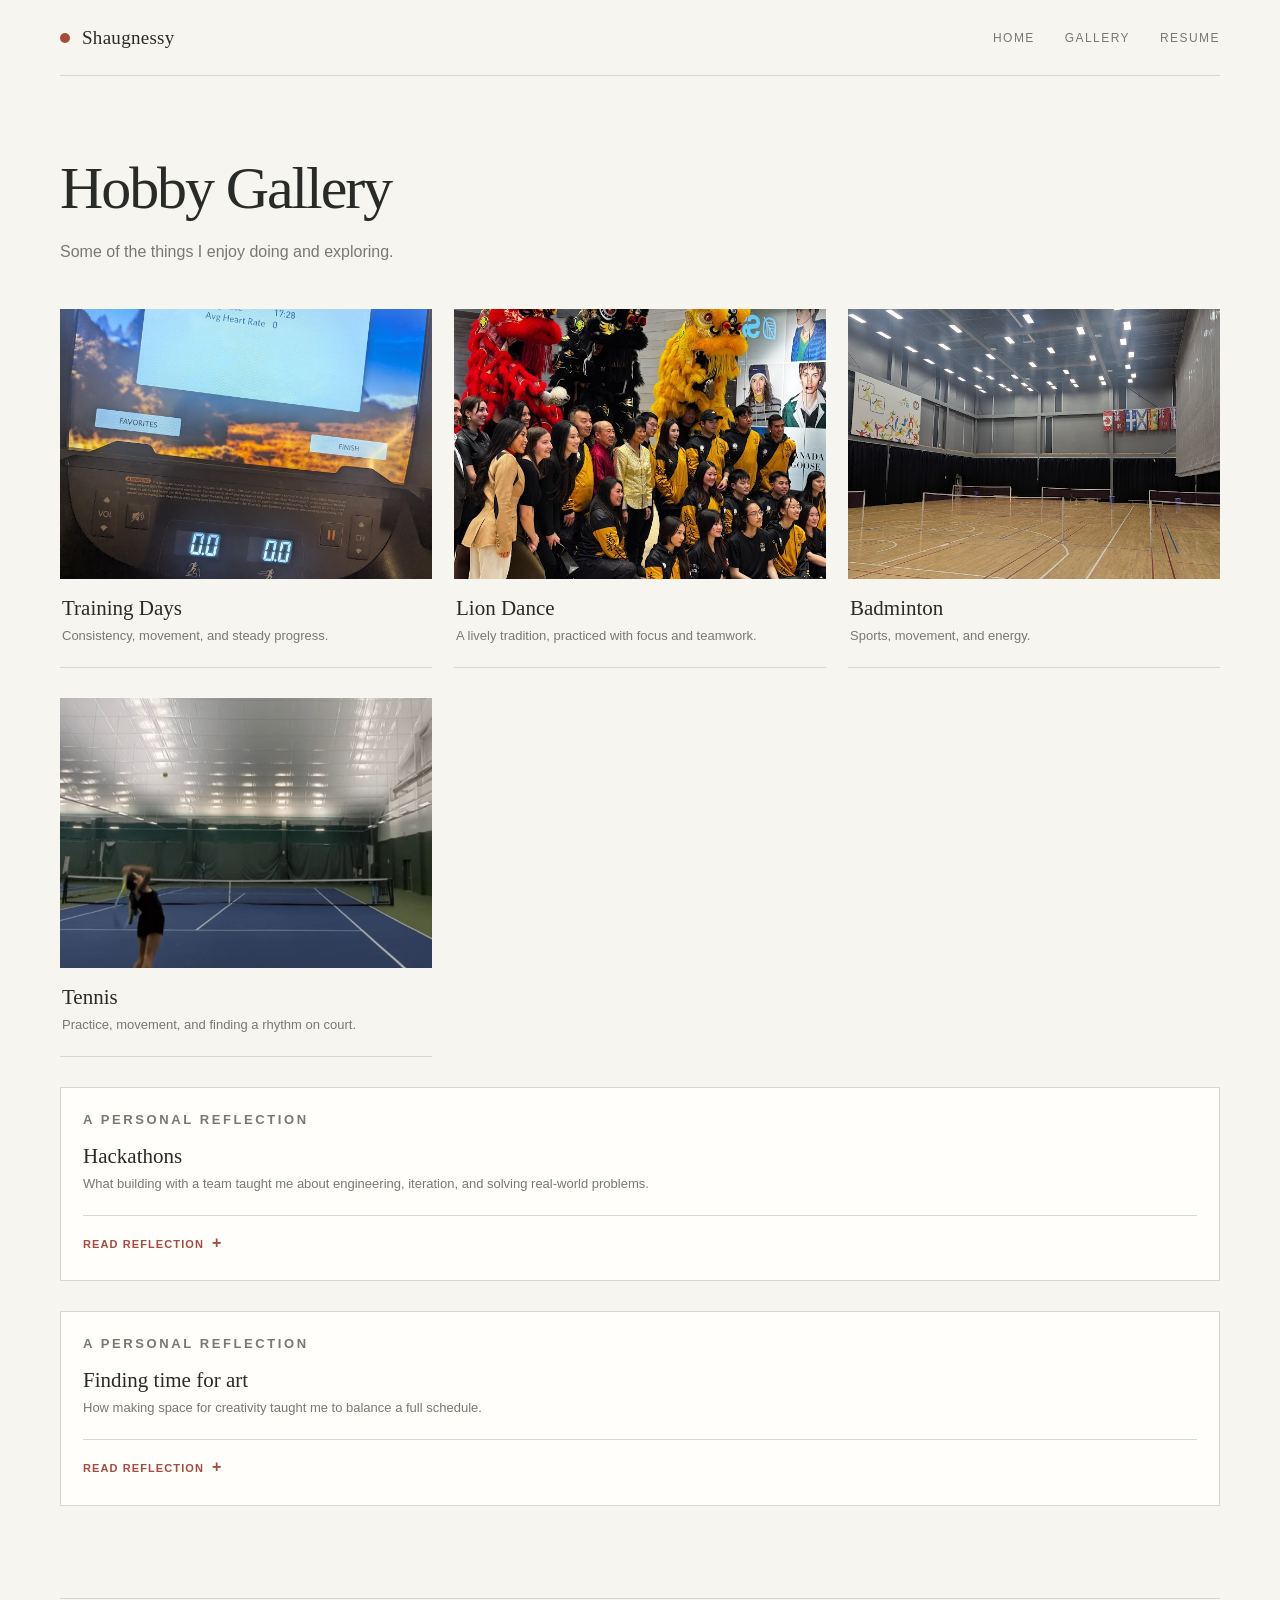
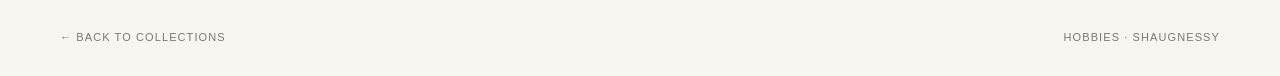
<file: hobby-gallery.html>
<!DOCTYPE html>
<html lang="en">
<head>
    <meta charset="UTF-8" />
    <meta name="viewport" content="width=device-width, initial-scale=1.0" />
    <title>Hobby Gallery</title>
    <link rel="stylesheet" href="shaugnessy.css" />
</head>
<body>
    <nav class="site-nav" aria-label="Main navigation">
        <a class="site-mark" href="index.html">Shaugnessy</a>
        <ul class="nav-links">
            <li><a href="index.html">Home</a></li>
            <li><a href="#gallery">Gallery</a></li>
            <li><a href="resume.html">Resume</a></li>
        </ul>
    </nav>

    <main id="gallery" class="gallery-page">
        <div class="section-heading">
            <h2>Hobby Gallery</h2>
            <p>Some of the things I enjoy doing and exploring.</p>
        </div>

        <div class="portfolio-grid">
            <article class="portfolio-card">
                <img src="images/workout-complete.png" alt="Workout summary on a treadmill after a session">
                <div class="portfolio-info">
                    <h3>Training Days</h3>
                    <p>Consistency, movement, and steady progress.</p>
                </div>
            </article>
            <article class="portfolio-card">
                <img src="images/lion-dance-ceremony.png" alt="Red, black, and yellow lion dance performers with their team">
                <div class="portfolio-info">
                    <h3>Lion Dance</h3>
                    <p>A lively tradition, practiced with focus and teamwork.</p>
                </div>
            </article>
            <article class="portfolio-card">
                <img src="images/badminton-court.png" alt="An indoor badminton court with clean, polished wood flooring">
                <div class="portfolio-info">
                    <h3>Badminton</h3>
                    <p>Sports, movement, and energy.</p>
                </div>
            </article>
            <article class="portfolio-card">
                <img src="images/tennis-hobby.png" alt="A player serving on an indoor tennis court">
                <div class="portfolio-info">
                    <h3>Tennis</h3>
                    <p>Practice, movement, and finding a rhythm on court.</p>
                </div>
            </article>
            <article class="portfolio-card hobby-story-card">
                <div class="portfolio-info">
                    <p class="section-kicker">A personal reflection</p>
                    <h3>Hackathons</h3>
                    <p>What building with a team taught me about engineering, iteration, and solving real-world problems.</p>
                    <details class="hobby-story-details">
                        <summary>Read reflection</summary>
                        <div class="essay-copy">
                            <p>I used to think of engineering as simply building machines, but I’ve come to respect the highly iterative engineering process that drives meaningful solutions thanks to hackathons. My first hackathon was UTRA Hacks, hosted at UofT. At this two-day event, I worked in a team of five to create a robot capable of navigating a complex race course using allocated hardware. When I first learned of the task, I completely disregarded the core aspects of the engineering process and started building and programming with no plan. Although our team progressed farther than multiple university student-led teams, we had plenty of issues.</p>

                            <p>After working for a day, our test run revealed that our infrared sensors did not work. With barely any time left, we tried troubleshooting the hardware limits with AI, but our efforts couldn't solve the physical flaw. Recognizing we needed real-world insight, I struck up a conversation with an adjacent team, complaining about the faultiness of the sensors. They explained how they had replaced their infrared sensors the day before with a single colour sensor and a pivot-and-readjust movement. Unfortunately, our team did not have enough time to implement this key strategy, so in a last-ditch effort, we hard-coded the movement portion of our robot based on estimations. This experience taught me that testing should be conducted continuously throughout a project timeline, and projects should start with a “minimum viable product” that can execute the most basic task.</p>

                            <p>Recently, I joined another hackathon called MathHacks with the same team. We had learned a lot from UTRA Hacks, and after spending time working on side projects, practicing math contests, and founding a math club together, our team was much more organized. Through MathHacks, I explored various mathematical modeling concepts and came up with an idea that could address a real-world problem I was passionate about. After actualizing my idea with my team, I realized I love the concept of creating new innovations and solving real-world problems. I have taken this newfound passion further by maintaining a digital log of interesting problems I notice in daily life alongside my own conceptual solutions. These ideas inspire me to build new projects, and I look forward to using engineering and technology to actualize them.</p>

                            <p>I am extremely grateful for these opportunities, as hackathons have taught me so much about project management, the engineering lifecycle, presentation skills, and myself.</p>
                        </div>
                    </details>
                </div>
            </article>
            <article class="portfolio-card hobby-story-card">
                <div class="portfolio-info">
                    <p class="section-kicker">A personal reflection</p>
                    <h3>Finding time for art</h3>
                    <p>How making space for creativity taught me to balance a full schedule.</p>
                    <details class="hobby-story-details">
                        <summary>Read reflection</summary>
                        <div class="essay-copy">
                            <p>From practicing painting and sketching since childhood to discovering my passion for digital illustration in elementary school, art has long been my creative outlet. However, as commitments such as robotics, a part-time job, math club, competitive sports, and advanced coursework intensified, maintaining my artistic workflow became unsustainable. I couldn't abandon art, so I had to radically restructure my schedule. I learned to treat creative time with structured discipline, evaluating my workload every week and allotting myself a predetermined time for art. This schedule redesign taught me invaluable time management skills, balancing technical problem-solving with creative expression.</p>

                            <p>At Waterloo, the rigorous engineering curriculum and fast-paced co-op terms will demand exceptional organizational skills. By mastering how to prioritize heavy academic workloads, but still schedule time for my passions and hobbies on the side, I have built the personal discipline necessary to thrive in Waterloo's demanding environment without sacrificing my various unique interests.</p>
                        </div>
                    </details>
                </div>
            </article>
        </div>
    </main>
    <footer class="site-footer">
        <a href="index.html">← Back to collections</a>
        <span>Hobbies · Shaugnessy</span>
    </footer>
</body>
</html>
</file>
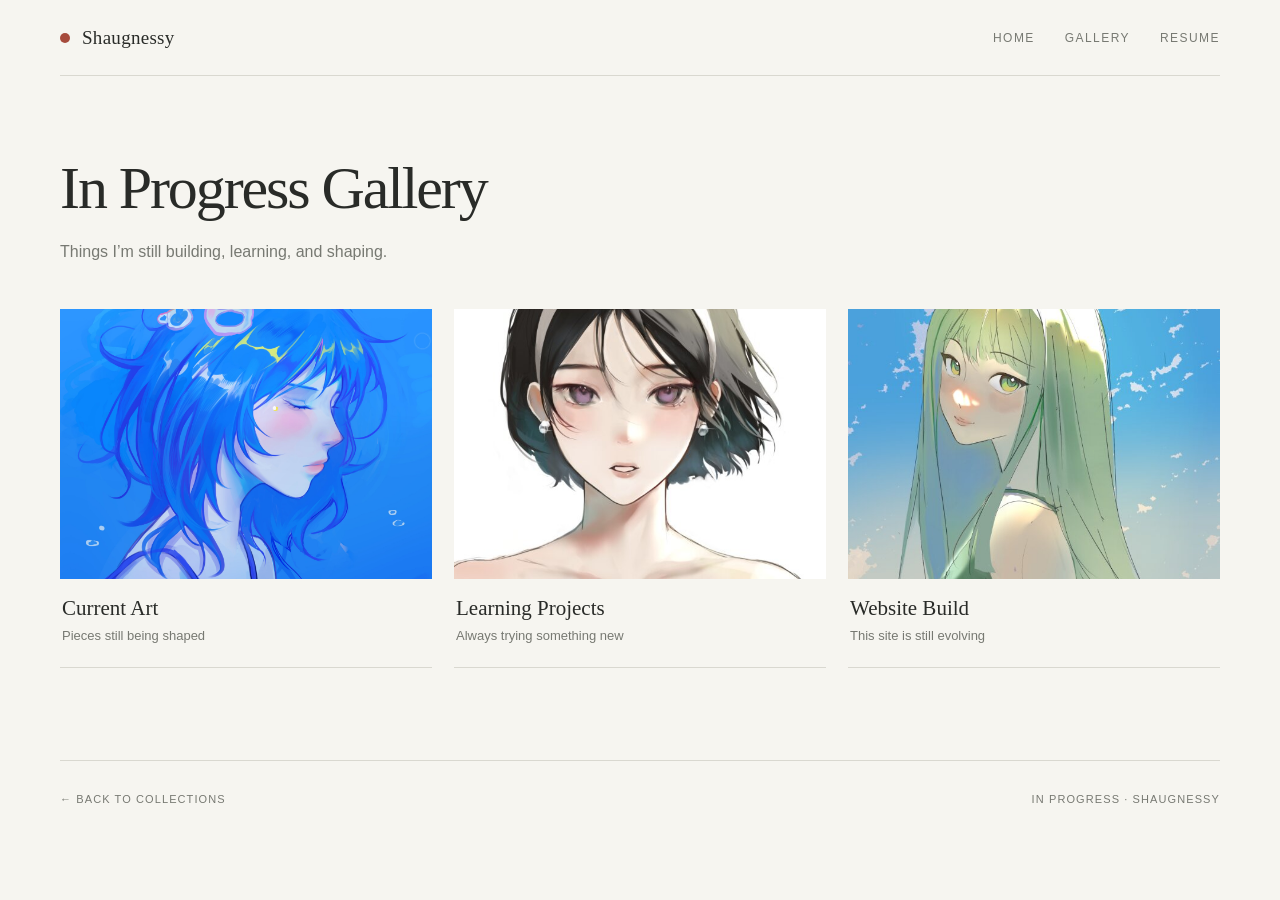
<file: in-progress-gallery.html>
<!DOCTYPE html>
<html lang="en">
<head>
    <meta charset="UTF-8" />
    <meta name="viewport" content="width=device-width, initial-scale=1.0" />
    <title>In Progress Gallery</title>
    <link rel="stylesheet" href="shaugnessy.css" />
</head>
<body>
    <nav class="site-nav" aria-label="Main navigation">
        <a class="site-mark" href="index.html">Shaugnessy</a>
        <ul class="nav-links">
            <li><a href="index.html">Home</a></li>
            <li><a href="#gallery">Gallery</a></li>
            <li><a href="resume.html">Resume</a></li>
        </ul>
    </nav>

    <main id="gallery" class="gallery-page">
        <div class="section-heading">
            <h2>In Progress Gallery</h2>
            <p>Things I’m still building, learning, and shaping.</p>
        </div>

        <div class="portfolio-grid">
            <article class="portfolio-card">
                <img src="images/Illustration185.jpg" alt="Work in progress art piece">
                <div class="portfolio-info">
                    <h3>Current Art</h3>
                    <p>Pieces still being shaped</p>
                </div>
            </article>
            <article class="portfolio-card">
                <img src="images/Screenshot 2026-04-14 180219.jpg" alt="In progress hobby project">
                <div class="portfolio-info">
                    <h3>Learning Projects</h3>
                    <p>Always trying something new</p>
                </div>
            </article>
            <article class="portfolio-card">
                <img src="images/Screenshot 2026-04-14 180252.jpg" alt="Website in progress">
                <div class="portfolio-info">
                    <h3>Website Build</h3>
                    <p>This site is still evolving</p>
                </div>
            </article>
        </div>
    </main>
    <footer class="site-footer">
        <a href="index.html">← Back to collections</a>
        <span>In progress · Shaugnessy</span>
    </footer>
</body>
</html>
</file>
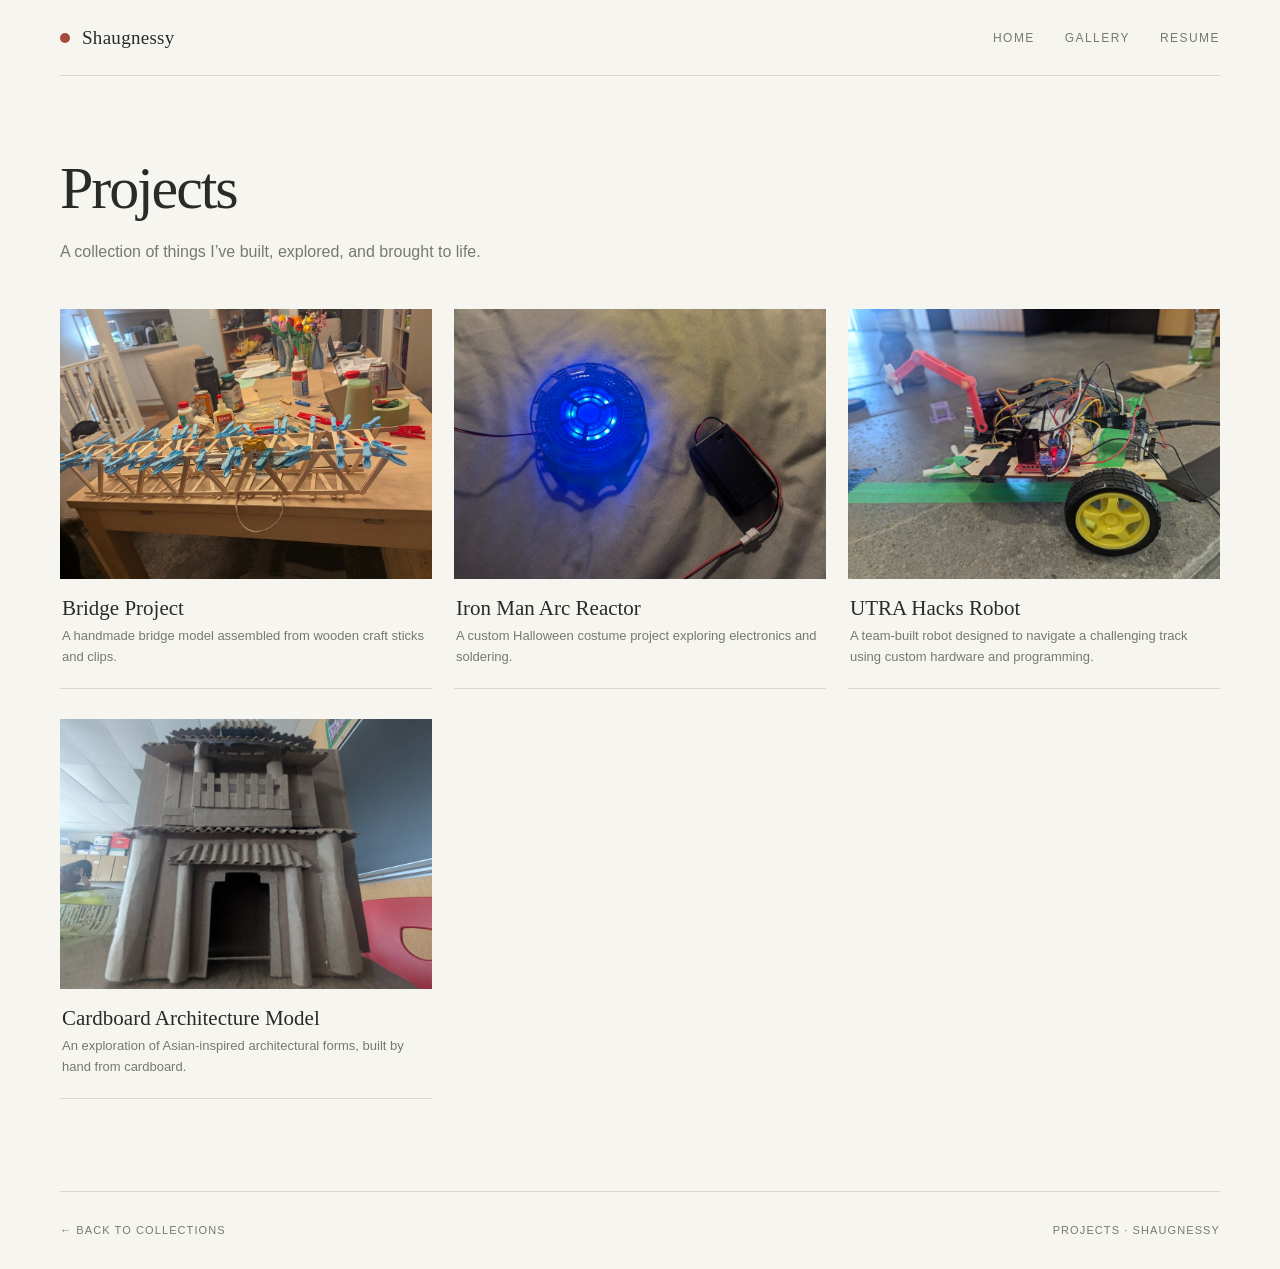
<file: projects-gallery.html>
<!DOCTYPE html>
<html lang="en">
<head>
    <meta charset="UTF-8" />
    <meta name="viewport" content="width=device-width, initial-scale=1.0" />
    <title>Projects — Shaugnessy</title>
    <link rel="stylesheet" href="shaugnessy.css" />
</head>
<body>
    <nav class="site-nav" aria-label="Main navigation">
        <a class="site-mark" href="index.html">Shaugnessy</a>
        <ul class="nav-links">
            <li><a href="index.html">Home</a></li>
            <li><a href="#gallery">Gallery</a></li>
            <li><a href="resume.html">Resume</a></li>
        </ul>
    </nav>

    <main id="gallery" class="gallery-page">
        <div class="section-heading">
            <h2>Projects</h2>
            <p>A collection of things I’ve built, explored, and brought to life.</p>
        </div>

        <div class="portfolio-grid">
            <article class="portfolio-card">
                <img src="images/bridge-project.jpg" alt="A model bridge built with wooden craft sticks and clips">
                <div class="portfolio-info">
                    <h3>Bridge Project</h3>
                    <p>A handmade bridge model assembled from wooden craft sticks and clips.</p>
                </div>
            </article>
            <article class="portfolio-card">
                <img src="images/iron-man-arc-reactor.png" alt="A handmade Iron Man Arc Reactor glowing blue">
                <div class="portfolio-info">
                    <h3>Iron Man Arc Reactor</h3>
                    <p>A custom Halloween costume project exploring electronics and soldering.</p>
                </div>
            </article>
            <article class="portfolio-card">
                <img src="images/utra-hacks-robot.png" alt="A student-built robot with sensors, wiring, and wheels for a track challenge">
                <div class="portfolio-info">
                    <h3>UTRA Hacks Robot</h3>
                    <p>A team-built robot designed to navigate a challenging track using custom hardware and programming.</p>
                </div>
            </article>
            <article class="portfolio-card">
                <img src="images/cardboard-asian-architecture.png" alt="A model of Asian-inspired architecture built from corrugated cardboard">
                <div class="portfolio-info">
                    <h3>Cardboard Architecture Model</h3>
                    <p>An exploration of Asian-inspired architectural forms, built by hand from cardboard.</p>
                </div>
            </article>
        </div>
    </main>
    <footer class="site-footer">
        <a href="index.html">← Back to collections</a>
        <span>Projects · Shaugnessy</span>
    </footer>
</body>
</html>
</file>
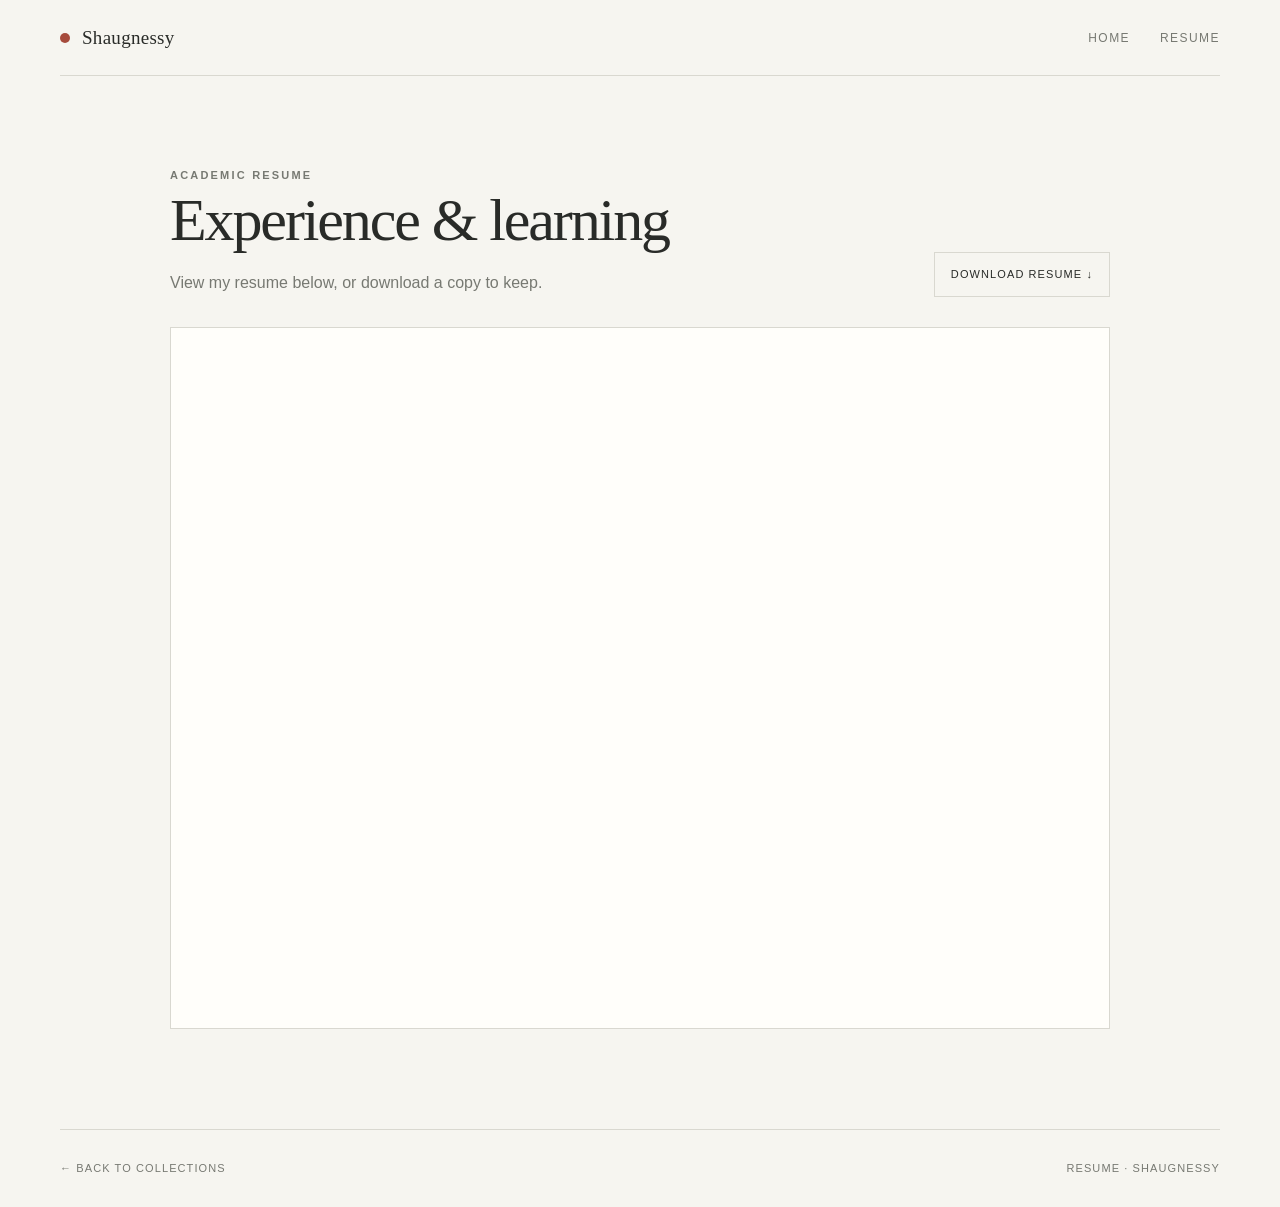
<file: resume.html>
<!DOCTYPE html>
<html lang="en">
<head>
    <meta charset="UTF-8" />
    <meta name="viewport" content="width=device-width, initial-scale=1.0" />
    <meta name="theme-color" content="#f6f5f0" />
    <meta name="description" content="Read or download Shaugnessy's academic resume." />
    <title>Resume — Shaugnessy</title>
    <link rel="stylesheet" href="shaugnessy.css" />
</head>
<body>
    <nav class="site-nav" aria-label="Main navigation">
        <a class="site-mark" href="index.html">Shaugnessy</a>
        <ul class="nav-links">
            <li><a href="index.html">Home</a></li>
            <li><a href="resume.html" aria-current="page">Resume</a></li>
        </ul>
    </nav>

    <main class="resume-page">
        <div class="resume-heading">
            <div>
                <p class="section-kicker">Academic resume</p>
                <h1>Experience &amp; learning</h1>
                <p>View my resume below, or download a copy to keep.</p>
            </div>
            <a class="resume-download" href="AcademicResume.pdf" download>Download resume ↓</a>
        </div>
        <iframe class="resume-viewer" src="AcademicResume.pdf" title="Academic resume PDF">
            <p>Your browser can’t display the resume inline. <a href="AcademicResume.pdf">Download the PDF</a>.</p>
        </iframe>
    </main>

    <footer class="site-footer">
        <a href="index.html">← Back to collections</a>
        <span>Resume · Shaugnessy</span>
    </footer>
</body>
</html>
</file>
<file: shaugnessy.css>
:root {
    color-scheme: light;
    --paper: #f6f5f0;
    --paper-deep: #ebe9e1;
    --ink: #292b28;
    --muted: #777972;
    --line: #d9d8d0;
    --red: #a64b3c;
    --frost: #dce5e4;
    --white: #fffefa;
    --content-width: 1160px;
}

* {
    box-sizing: border-box;
}

html {
    scroll-behavior: smooth;
}

body {
    margin: 0;
    background: var(--paper);
    color: var(--ink);
    font-family: "Helvetica Neue", Arial, sans-serif;
    font-size: 16px;
    line-height: 1.65;
    -webkit-font-smoothing: antialiased;
}

img {
    display: block;
    max-width: 100%;
}

a {
    color: inherit;
}

a:focus-visible,
button:focus-visible {
    outline: 2px solid var(--red);
    outline-offset: 4px;
}

.site-nav {
    width: min(var(--content-width), calc(100% - 64px));
    min-height: 76px;
    margin: 0 auto;
    display: flex;
    align-items: center;
    justify-content: space-between;
    border-bottom: 1px solid var(--line);
}

.site-mark {
    display: inline-flex;
    align-items: center;
    gap: 12px;
    color: var(--ink);
    font-family: Georgia, "Times New Roman", serif;
    font-size: 19px;
    letter-spacing: 0.015em;
    text-decoration: none;
}

.site-mark::before {
    width: 10px;
    height: 10px;
    border-radius: 50%;
    background: var(--red);
    content: "";
}

.nav-links {
    display: flex;
    align-items: center;
    gap: 30px;
    margin: 0;
    padding: 0;
    list-style: none;
}

.nav-links a,
.top-nav a {
    color: var(--muted);
    font-size: 12px;
    letter-spacing: 0.12em;
    text-decoration: none;
    text-transform: uppercase;
    transition: color 180ms ease;
}

.nav-links a:hover,
.top-nav a:hover {
    color: var(--red);
}

.hero {
    width: min(var(--content-width), calc(100% - 64px));
    min-height: 470px;
    margin: 0 auto;
    padding: 68px 0 64px;
    display: grid;
    grid-template-columns: minmax(0, 1fr) minmax(320px, 0.88fr);
    align-items: center;
    gap: clamp(36px, 8vw, 110px);
}

.hero-left {
    max-width: 580px;
}

.eyebrow,
.section-kicker {
    margin: 0 0 18px;
    color: var(--red);
    font-size: 11px;
    font-weight: 600;
    letter-spacing: 0.2em;
    text-transform: uppercase;
}

h1,
h2,
h3 {
    font-family: Georgia, "Times New Roman", serif;
    font-weight: 400;
}

.hero h1 {
    max-width: 560px;
    margin: 0;
    font-size: clamp(48px, 6.5vw, 82px);
    letter-spacing: -0.055em;
    line-height: 1.06;
}

.hero h1 span {
    display: block;
    color: var(--red);
    font-style: italic;
}

.intro {
    max-width: 450px;
    margin-top: 25px;
}

.intro p,
.section-heading p,
.info-panel p {
    margin: 0;
    color: var(--muted);
    font-size: 16px;
    line-height: 1.8;
}

.hero-actions {
    display: flex;
    flex-wrap: wrap;
    align-items: center;
    gap: 24px;
    margin-top: 32px;
}

.text-link {
    display: inline-flex;
    align-items: center;
    gap: 10px;
    color: var(--ink);
    font-size: 12px;
    letter-spacing: 0.12em;
    text-decoration: none;
    text-transform: uppercase;
}

.text-link::after {
    color: var(--red);
    content: "↗";
    font-size: 16px;
}

.hero-note {
    color: var(--muted);
    font-size: 12px;
    letter-spacing: 0.08em;
}

.hero-art {
    position: relative;
    min-height: 350px;
    padding: 18px;
    background: var(--frost);
}

.hero-art img {
    width: 100%;
    height: 315px;
    object-fit: cover;
    object-position: center;
}

.hero-art::after {
    position: absolute;
    right: -15px;
    bottom: -16px;
    width: 72px;
    height: 72px;
    border: 1px solid rgba(166, 75, 60, 0.55);
    border-radius: 50%;
    content: "";
}

.art-caption {
    position: absolute;
    right: 34px;
    bottom: -7px;
    z-index: 1;
    margin: 0;
    color: var(--red);
    font-family: Georgia, "Times New Roman", serif;
    font-size: 12px;
    font-style: italic;
}

.home-section,
.info-wrap,
.gallery-page {
    width: min(var(--content-width), calc(100% - 64px));
    margin: 0 auto;
}

.home-section {
    padding: 42px 0 76px;
    border-top: 1px solid var(--line);
}

.section-heading {
    margin-bottom: 30px;
}

.section-heading h2 {
    margin: 0;
    font-size: clamp(28px, 3.5vw, 42px);
    letter-spacing: -0.035em;
    line-height: 1.2;
}

.gallery-icon-grid {
    display: grid;
    grid-template-columns: repeat(5, minmax(0, 1fr));
    gap: 14px;
}

.gallery-icon-card {
    min-height: 205px;
    padding: 22px 18px 18px;
    display: flex;
    flex-direction: column;
    align-items: flex-start;
    justify-content: space-between;
    border: 1px solid var(--line);
    background: rgba(255, 254, 250, 0.54);
    text-decoration: none;
    transition: background 180ms ease, border-color 180ms ease, transform 180ms ease;
}

.gallery-icon-card:hover {
    transform: translateY(-4px);
    border-color: #bcbab0;
    background: var(--white);
}

.gallery-icon-image {
    width: 106px;
    height: 106px;
    align-self: center;
    object-fit: contain;
}

.gallery-label {
    color: var(--ink);
    font-family: Georgia, "Times New Roman", serif;
    font-size: 17px;
}

.gallery-label::after {
    margin-left: 8px;
    color: var(--red);
    content: "↗";
    font-family: Arial, sans-serif;
    font-size: 12px;
}

.info-wrap {
    padding-bottom: 80px;
    display: grid;
    grid-template-columns: 1fr 1fr;
    gap: 16px;
}

.info-panel {
    min-height: 190px;
    padding: 30px;
    border-top: 2px solid var(--ink);
    background: var(--paper-deep);
}

.info-panel h2 {
    margin: 0 0 12px;
    font-size: 26px;
}

.info-panel p {
    font-size: 14px;
}

.gallery-page {
    padding: 76px 0 92px;
}

.resume-page {
    width: min(940px, calc(100% - 64px));
    margin: 0 auto;
    padding: 76px 0 92px;
}

.resume-heading {
    margin-bottom: 30px;
    display: flex;
    align-items: flex-end;
    justify-content: space-between;
    gap: 24px;
}

.resume-heading h1 {
    margin: 0;
    font-size: clamp(38px, 5vw, 60px);
    letter-spacing: -0.035em;
    line-height: 1.2;
}

.resume-heading p {
    max-width: 550px;
    margin: 14px 0 0;
    color: var(--muted);
}

.resume-download {
    flex: 0 0 auto;
    padding: 12px 16px;
    border: 1px solid var(--line);
    color: var(--ink);
    font-size: 11px;
    letter-spacing: 0.1em;
    text-decoration: none;
    text-transform: uppercase;
    transition: border-color 180ms ease, color 180ms ease;
}

.resume-download:hover {
    border-color: var(--red);
    color: var(--red);
}

.resume-viewer {
    width: 100%;
    height: min(78vh, 1050px);
    min-height: 520px;
    border: 1px solid var(--line);
    background: var(--white);
}

.gallery-page .section-heading {
    max-width: 640px;
    margin-bottom: 42px;
}

.gallery-page .section-heading h2 {
    font-size: clamp(38px, 5vw, 60px);
}

.gallery-page .section-heading p {
    margin-top: 14px;
}

.portfolio-grid {
    display: grid;
    grid-template-columns: repeat(3, minmax(0, 1fr));
    gap: 30px 22px;
}

.portfolio-card {
    min-width: 0;
    border-bottom: 1px solid var(--line);
    cursor: default;
}

.portfolio-card[data-title] {
    cursor: zoom-in;
}

.portfolio-card img {
    width: 100%;
    height: 270px;
    object-fit: cover;
    background: var(--paper-deep);
    transition: filter 200ms ease;
}

.portfolio-card:hover img {
    filter: brightness(0.96);
}

.portfolio-info {
    padding: 16px 2px 20px;
}

.portfolio-info h3 {
    margin: 0 0 4px;
    font-size: 21px;
    line-height: 1.3;
}

.portfolio-info p {
    margin: 0;
    color: var(--muted);
    font-size: 13px;
    line-height: 1.6;
}

.achievement-card {
    border: 1px solid var(--line);
    background: var(--white);
}

.achievement-card .section-kicker {
    margin-bottom: 12px;
}

.daily-life-grid {
    display: grid;
    grid-template-columns: repeat(3, minmax(0, 1fr));
    gap: 18px;
}

.daily-life-grid img {
    width: 100%;
    height: 320px;
    object-fit: cover;
    background: var(--paper-deep);
}

@media (max-width: 850px) {
    .daily-life-grid {
        grid-template-columns: repeat(2, minmax(0, 1fr));
    }
}

@media (max-width: 600px) {
    .daily-life-grid {
        grid-template-columns: 1fr;
        gap: 14px;
    }

    .daily-life-grid img {
        height: auto;
        max-height: 440px;
        object-fit: contain;
    }
}

.hobby-story-card {
    align-self: start;
    grid-column: 1 / -1;
    border: 1px solid var(--line);
    background: var(--white);
}

.hobby-story-card .portfolio-info {
    padding: 22px;
}

.hobby-story-card .section-kicker {
    margin-bottom: 12px;
}

.hobby-story-details {
    margin-top: 20px;
    border-top: 1px solid var(--line);
}

.hobby-story-details summary {
    padding: 14px 0 2px;
    color: var(--red);
    font-size: 11px;
    font-weight: 600;
    letter-spacing: 0.1em;
    list-style: none;
    text-transform: uppercase;
    cursor: pointer;
}

.hobby-story-details summary::-webkit-details-marker {
    display: none;
}

.hobby-story-details summary::after {
    margin-left: 8px;
    content: "+";
    font-size: 16px;
}

.hobby-story-details[open] summary::after {
    content: "−";
}

.hobby-story-details summary:focus-visible {
    outline: 2px solid var(--red);
    outline-offset: 4px;
}

.essay-copy p {
    margin: 14px 0 0;
    color: var(--muted);
    font-size: 13px;
    line-height: 1.8;
}

.hobby-story-details[open] .essay-copy {
    display: grid;
    grid-template-columns: repeat(2, minmax(0, 1fr));
    column-gap: 32px;
}

.site-footer {
    width: min(var(--content-width), calc(100% - 64px));
    min-height: 78px;
    margin: 0 auto;
    display: flex;
    align-items: center;
    justify-content: space-between;
    border-top: 1px solid var(--line);
    color: var(--muted);
    font-size: 11px;
    letter-spacing: 0.1em;
    text-transform: uppercase;
}

.site-footer a {
    color: var(--muted);
    text-decoration: none;
}

.image-modal {
    position: fixed;
    inset: 0;
    z-index: 1000;
    display: none;
    align-items: center;
    justify-content: center;
    padding: 24px;
    background: rgba(28, 29, 27, 0.88);
}

.image-modal.active {
    display: flex;
}

.image-modal-content {
    position: relative;
    max-width: min(90vw, 900px);
    padding: 20px;
    background: var(--paper);
}

.image-modal-content img {
    width: min(80vw, 760px);
    max-height: 75vh;
    object-fit: contain;
}

.image-modal-content p {
    margin: 12px 0 0;
    color: var(--muted);
    text-align: center;
    font-family: Georgia, "Times New Roman", serif;
    font-size: 16px;
}

.image-modal-close {
    position: absolute;
    top: 8px;
    right: 8px;
    width: 38px;
    height: 38px;
    border: 1px solid var(--line);
    border-radius: 50%;
    background: var(--paper);
    color: var(--ink);
    font-size: 24px;
    cursor: pointer;
}

body.modal-open {
    overflow: hidden;
}

@media (max-width: 850px) {
    .hero {
        min-height: 0;
        grid-template-columns: 1fr 0.85fr;
        gap: 32px;
        padding: 56px 0;
    }

    .hero-art {
        min-height: 280px;
    }

    .hero-art img {
        height: 245px;
    }

    .gallery-icon-grid {
        grid-template-columns: repeat(3, minmax(0, 1fr));
    }

    .portfolio-grid {
        grid-template-columns: repeat(2, minmax(0, 1fr));
    }
}

@media (max-width: 600px) {
    .site-nav,
    .hero,
    .home-section,
    .info-wrap,
    .gallery-page,
    .site-footer {
        width: min(100% - 36px, var(--content-width));
    }

    .site-nav {
        min-height: 66px;
    }

    .site-mark {
        font-size: 17px;
    }

    .nav-links {
        gap: 16px;
    }

    .nav-links a,
    .top-nav a {
        font-size: 10px;
        letter-spacing: 0.08em;
    }

    .hero {
        grid-template-columns: 1fr;
        gap: 36px;
        padding: 56px 0 46px;
    }

    .hero h1 {
        font-size: clamp(48px, 13vw, 68px);
    }

    .hero-art {
        min-height: 0;
        margin-right: 10px;
    }

    .hero-art img {
        height: 250px;
    }

    .home-section {
        padding: 34px 0 56px;
    }

    .gallery-icon-grid {
        grid-template-columns: repeat(2, minmax(0, 1fr));
        gap: 10px;
    }

    .gallery-icon-card {
        min-height: 174px;
        padding: 14px;
    }

    .gallery-icon-image {
        width: 86px;
        height: 86px;
    }

    .gallery-label {
        font-size: 15px;
    }

    .info-wrap {
        grid-template-columns: 1fr;
        padding-bottom: 56px;
    }

    .info-panel {
        min-height: 0;
        padding: 24px;
    }

    .gallery-page {
        padding: 54px 0 64px;
    }

    .resume-page {
        width: min(100% - 36px, 940px);
        padding: 54px 0 64px;
    }

    .resume-heading {
        align-items: flex-start;
        flex-direction: column;
        gap: 20px;
    }

    .resume-viewer {
        height: 72vh;
        min-height: 420px;
    }

    .gallery-page .section-heading {
        margin-bottom: 30px;
    }

    .portfolio-grid {
        gap: 24px 12px;
    }

    .hobby-story-details[open] .essay-copy {
        grid-template-columns: 1fr;
    }

    .portfolio-card img {
        height: 210px;
    }

    .portfolio-info {
        padding-top: 12px;
    }

    .portfolio-info h3 {
        font-size: 18px;
    }

    .portfolio-info p {
        font-size: 12px;
    }
}

@media (max-width: 380px) {
    .portfolio-grid {
        grid-template-columns: 1fr;
    }

    .portfolio-card img {
        height: 250px;
    }
}

@media (prefers-reduced-motion: reduce) {
    *,
    *::before,
    *::after {
        scroll-behavior: auto !important;
        transition-duration: 0.01ms !important;
    }
}
</file>
